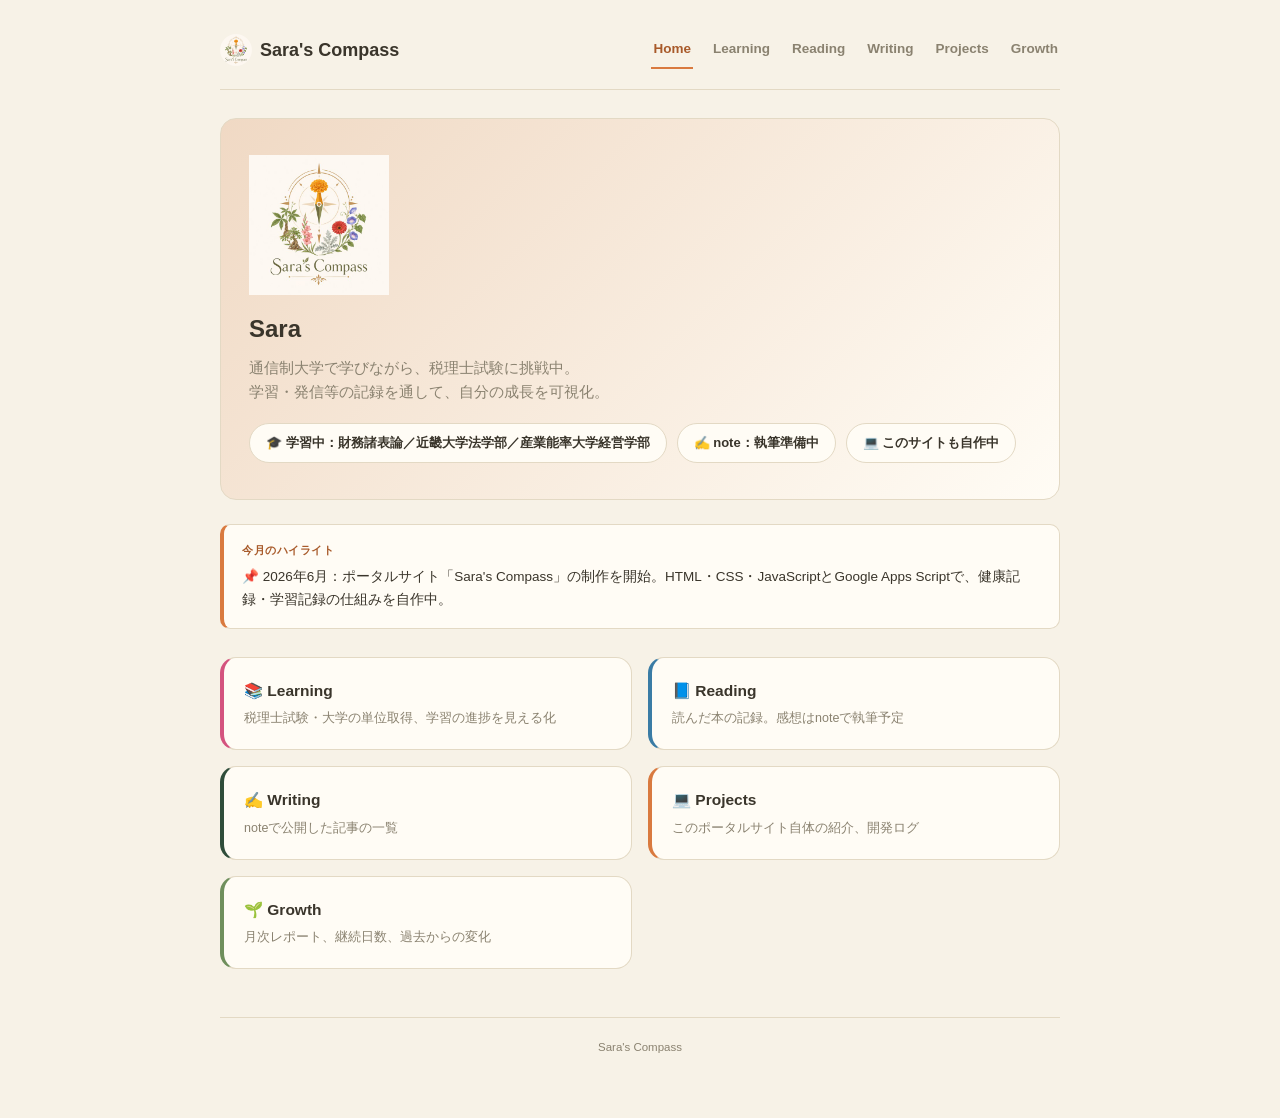
<file: index.html>
<!DOCTYPE html>
<html lang="ja">
<head>
<meta charset="UTF-8">
<meta name="viewport" content="width=device-width, initial-scale=1.0">
<title>Sara's Compass</title>
<link rel="stylesheet" href="style.css">
<style>
  body { --page-accent: var(--accent-top); --page-accent-soft: var(--accent-top-soft); --page-accent-dark: var(--accent-top-dark); }

  .hero-banner {
    background: linear-gradient(135deg, var(--accent-top-soft), var(--base-bg-card));
    border-radius: var(--radius-lg);
    padding: 36px 28px;
    margin-bottom: 24px;
    border: 1px solid var(--base-border);
  }
  .hero-banner .mark {
    width: 140px; height: 140px;
    margin-bottom: 14px;
  }
  .hero-banner .mark img {
    width: 100%; height: 100%;
    object-fit: contain;
  }
  .hero-banner h1 {
    margin: 0 0 6px;
    font-size: 24px;
    font-weight: 800;
  }
  .hero-banner .intro {
    margin: 0 0 18px;
    font-size: 14.5px;
    color: var(--ink-soft);
    max-width: 480px;
  }
  .stat-row {
    display: flex;
    gap: 10px;
    flex-wrap: wrap;
  }
  .stat-pill {
    background: var(--base-bg-card);
    border: 1px solid var(--base-border);
    border-radius: 999px;
    padding: 8px 16px;
    font-size: 13px;
    font-weight: 700;
    display: flex;
    align-items: center;
    gap: 6px;
  }

  .highlight-box {
    background: var(--base-bg-card);
    border: 1px solid var(--base-border);
    border-left: 4px solid var(--accent-top);
    border-radius: var(--radius-md);
    padding: 16px 18px;
    margin-bottom: 28px;
    font-size: 13.5px;
  }
  .highlight-box .hb-label {
    font-size: 11px;
    font-weight: 800;
    color: var(--accent-top-dark);
    letter-spacing: 0.05em;
    margin-bottom: 6px;
  }
</style>
</head>
<body>
<div class="page">

  <header class="site-header">
    <a href="index.html" class="logo"><img src="images/logo-icon.png" alt="">Sara's Compass</a>
    <nav>
      <a href="index.html" class="active">Home</a>
      <a href="learning.html">Learning</a>
      <a href="reading.html">Reading</a>
      <a href="writing.html">Writing</a>
      <a href="projects.html">Projects</a>
      <a href="growth.html">Growth</a>
    </nav>
  </header>

  <div class="hero-banner">
    <div class="mark">
      <img src="images/logo-hero.jpg" alt="Sara's Compass ロゴ">
    </div>
    <h1>Sara</h1>
    <p class="intro">通信制大学で学びながら、税理士試験に挑戦中。<br>学習・発信等の記録を通して、自分の成長を可視化。</p>
    <div class="stat-row">
      <div class="stat-pill">🎓 学習中：財務諸表論／近畿大学法学部／産業能率大学経営学部</div>
      <div class="stat-pill">✍️ note：執筆準備中</div>
      <div class="stat-pill">💻 このサイトも自作中</div>
    </div>
  </div>

  <div class="highlight-box">
    <div class="hb-label">今月のハイライト</div>
    📌 2026年6月：ポータルサイト「Sara's Compass」の制作を開始。HTML・CSS・JavaScriptとGoogle Apps Scriptで、健康記録・学習記録の仕組みを自作中。
  </div>

  <div class="nav-grid">
    <a href="learning.html" class="nav-card" style="--card-accent: var(--accent-study);">
      <div class="nc-title">📚 Learning</div>
      <div class="nc-desc">税理士試験・大学の単位取得、学習の進捗を見える化</div>
    </a>
    <a href="reading.html" class="nav-card" style="--card-accent: var(--accent-reading);">
      <div class="nc-title">📘 Reading</div>
      <div class="nc-desc">読んだ本の記録。感想はnoteで執筆予定</div>
    </a>
    <a href="writing.html" class="nav-card" style="--card-accent: var(--accent-blog);">
      <div class="nc-title">✍️ Writing</div>
      <div class="nc-desc">noteで公開した記事の一覧</div>
    </a>
    <a href="projects.html" class="nav-card" style="--card-accent: var(--accent-top);">
      <div class="nc-title">💻 Projects</div>
      <div class="nc-desc">このポータルサイト自体の紹介、開発ログ</div>
    </a>
    <a href="growth.html" class="nav-card" style="--card-accent: var(--accent-health);">
      <div class="nc-title">🌱 Growth</div>
      <div class="nc-desc">月次レポート、継続日数、過去からの変化</div>
    </a>
  </div>

  <footer class="site-footer">
    Sara's Compass
  </footer>

</div>
<script src="secret.js"></script>
</body>
</html>
</file>
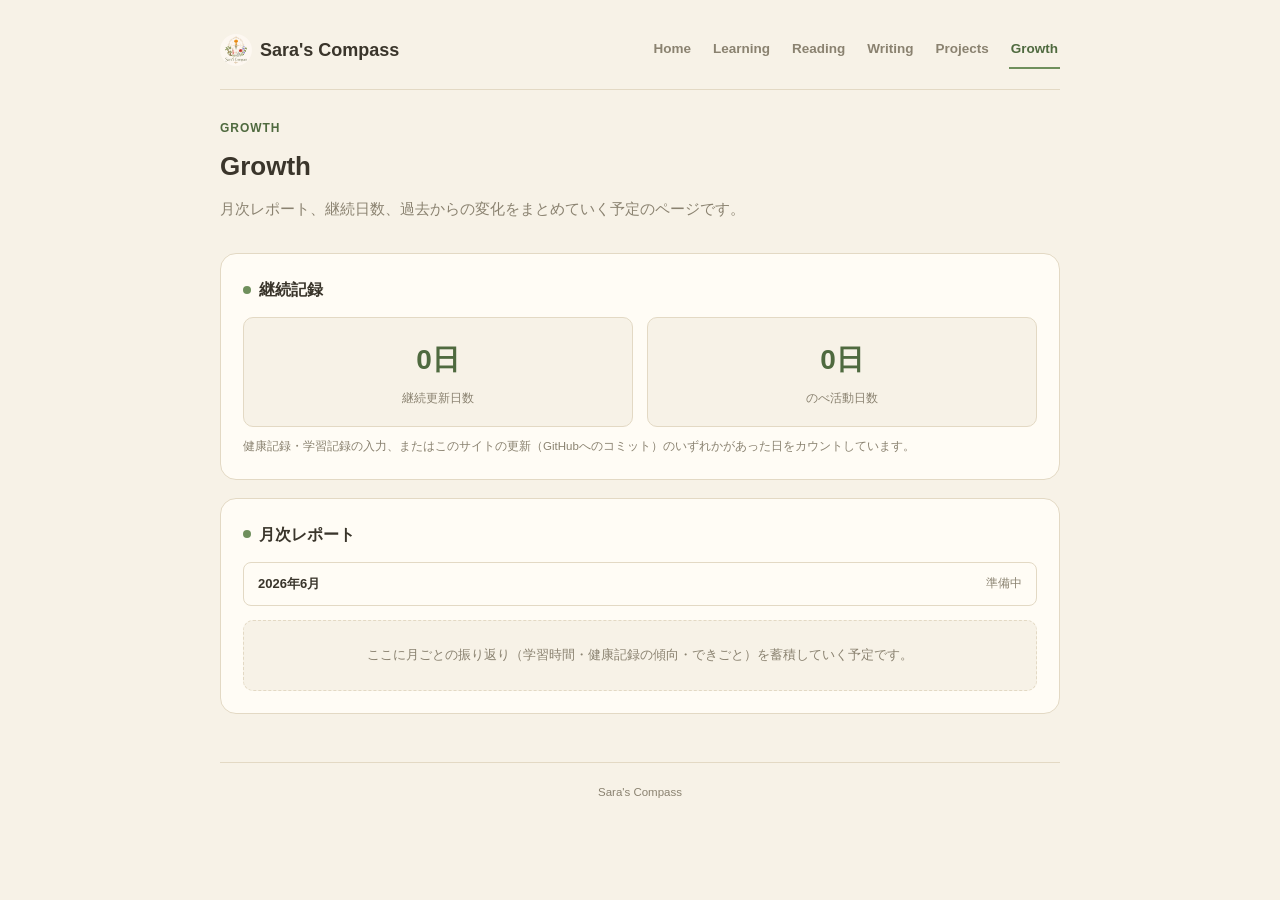
<file: growth.html>
<!DOCTYPE html>
<html lang="ja">
<head>
<meta charset="UTF-8">
<meta name="viewport" content="width=device-width, initial-scale=1.0">
<title>Growth | Sara's Compass</title>
<link rel="stylesheet" href="style.css">
<style>
  body { --page-accent: var(--accent-health); --page-accent-soft: var(--accent-health-soft); --page-accent-dark: var(--accent-health-dark); }

  .streak-grid { display: grid; grid-template-columns: repeat(2, 1fr); gap: 14px; }
  @media (max-width: 600px) { .streak-grid { grid-template-columns: 1fr; } }

  .streak-card {
    background: var(--base-bg);
    border: 1px solid var(--base-border);
    border-radius: var(--radius-md);
    padding: 18px;
    text-align: center;
  }
  .streak-card .s-num { font-size: 28px; font-weight: 800; color: var(--page-accent-dark); }
  .streak-card .s-label { font-size: 12px; color: var(--ink-soft); margin-top: 4px; }

  .placeholder-note {
    text-align: center;
    padding: 24px;
    font-size: 12.5px;
    color: var(--ink-soft);
    background: var(--base-bg);
    border: 1px dashed var(--base-border);
    border-radius: var(--radius-md);
  }

  .month-list { display: flex; flex-direction: column; gap: 10px; }
  .month-row {
    display: flex; justify-content: space-between; align-items: center;
    border: 1px solid var(--base-border); border-radius: 8px;
    padding: 10px 14px; font-size: 13px;
  }
  .month-row .m-name { font-weight: 700; }
  .month-row .m-status { font-size: 11.5px; color: var(--ink-soft); }
</style>
</head>
<body>
<div class="page">

  <header class="site-header">
    <a href="index.html" class="logo"><img src="images/logo-icon.png" alt="">Sara's Compass</a>
    <nav>
      <a href="index.html">Home</a>
      <a href="learning.html">Learning</a>
      <a href="reading.html">Reading</a>
      <a href="writing.html">Writing</a>
      <a href="projects.html">Projects</a>
      <a href="growth.html" class="active">Growth</a>
    </nav>
  </header>

  <div class="page-hero">
    <div class="eyebrow">GROWTH</div>
    <h1>Growth</h1>
    <p>月次レポート、継続日数、過去からの変化をまとめていく予定のページです。</p>
  </div>

  <div class="card">
    <h2>継続記録</h2>
    <div class="streak-grid">
      <div class="streak-card">
        <div class="s-num" id="streak-days">—</div>
        <div class="s-label">継続更新日数</div>
      </div>
      <div class="streak-card">
        <div class="s-num" id="total-days">—</div>
        <div class="s-label">のべ活動日数</div>
      </div>
    </div>
    <p style="font-size:11.5px; color:var(--ink-soft); margin-top:10px; margin-bottom:0;">
      健康記録・学習記録の入力、またはこのサイトの更新（GitHubへのコミット）のいずれかがあった日をカウントしています。
    </p>
  </div>

  <div class="card">
    <h2>月次レポート</h2>
    <div class="month-list">
      <div class="month-row">
        <span class="m-name">2026年6月</span>
        <span class="m-status">準備中</span>
      </div>
    </div>
    <div class="placeholder-note" style="margin-top:14px;">
      ここに月ごとの振り返り（学習時間・健康記録の傾向・できごと）を蓄積していく予定です。
    </div>
  </div>

  <footer class="site-footer">
    Sara's Compass
  </footer>

</div>

<script>
  const HEALTH_GAS_URL = 'https://script.google.com/macros/s/AKfycbxcG5koxkbuJ7c44aPmVAe-jpXJXW8dsl4aot_tIniA7-Nc7GJm3r-AOQHyXrndb4Mv/exec';
  const STUDY_GAS_URL = 'https://script.google.com/macros/s/AKfycbwaZx_bNjdmJnyV2wSdmSrdyR-SYGlVUEMKDazAEW4oGb7INTFfntMZIomzItU-MBJvTQ/exec';
  const GITHUB_API_URL = 'https://api.github.com/repos/sara-otsubo/sara-otsubo.github.io/commits?per_page=100';

  function toDateStr(d) {
    // タイムゾーンに関わらず "YYYY-MM-DD" の日付文字列に正規化
    const dt = new Date(d);
    const tz = dt.getTimezoneOffset() * 60000;
    return new Date(dt - tz).toISOString().slice(0, 10);
  }

  async function fetchHealthDates() {
    try {
      const res = await fetch(HEALTH_GAS_URL);
      const rows = await res.json();
      return rows.map(r => String(r.date).slice(0, 10)).filter(Boolean);
    } catch (e) { return []; }
  }

  async function fetchStudyDates() {
    try {
      const res = await fetch(STUDY_GAS_URL + '?type=log');
      const rows = await res.json();
      return rows.map(r => String(r.date).slice(0, 10)).filter(Boolean);
    } catch (e) { return []; }
  }

  async function fetchCommitDates() {
    try {
      const res = await fetch(GITHUB_API_URL);
      const commits = await res.json();
      if (!Array.isArray(commits)) return [];
      return commits.map(c => toDateStr(c.commit.author.date));
    } catch (e) { return []; }
  }

  function calcStreak(dateSet) {
    let streak = 0;
    let cursor = new Date();
    while (true) {
      const ds = toDateStr(cursor);
      if (dateSet.has(ds)) {
        streak++;
        cursor.setDate(cursor.getDate() - 1);
      } else {
        break;
      }
    }
    return streak;
  }

  async function loadStreak() {
    const [healthDates, studyDates, commitDates] = await Promise.all([
      fetchHealthDates(), fetchStudyDates(), fetchCommitDates()
    ]);
    const allDates = new Set([...healthDates, ...studyDates, ...commitDates]);

    const streak = calcStreak(allDates);
    document.getElementById('streak-days').textContent = streak + '日';
    document.getElementById('total-days').textContent = allDates.size + '日';
  }

  loadStreak();
</script>
<script src="secret.js"></script>
</body>
</html>
</file>
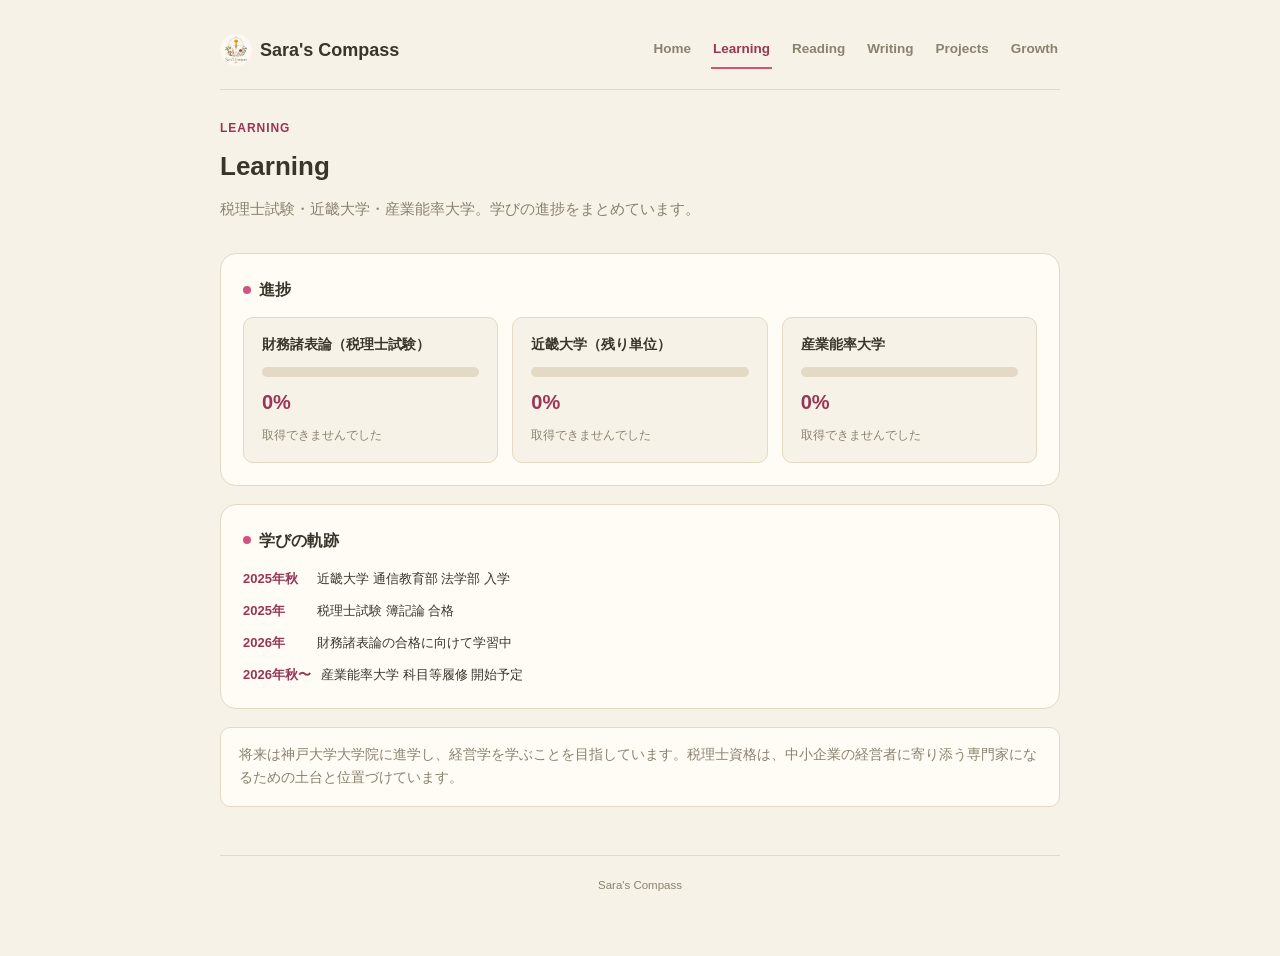
<file: learning.html>
<!DOCTYPE html>
<html lang="ja">
<head>
<meta charset="UTF-8">
<meta name="viewport" content="width=device-width, initial-scale=1.0">
<title>Learning | Sara's Compass</title>
<link rel="stylesheet" href="style.css">
<style>
  body { --page-accent: var(--accent-study); --page-accent-soft: var(--accent-study-soft); --page-accent-dark: var(--accent-study-dark); }

  .progress-grid { display: grid; grid-template-columns: repeat(3, 1fr); gap: 14px; }
  @media (max-width: 700px) { .progress-grid { grid-template-columns: 1fr; } }

  .progress-card { background: var(--base-bg); border: 1px solid var(--base-border); border-radius: var(--radius-md); padding: 16px 18px; }
  .progress-card .pc-title { font-size: 13.5px; font-weight: 800; margin-bottom: 10px; }
  .progress-bar-track { width: 100%; height: 10px; background: var(--base-border); border-radius: 999px; overflow: hidden; margin-bottom: 8px; }
  .progress-bar-fill { height: 100%; background: var(--page-accent); border-radius: 999px; transition: width .3s; }
  .pc-percent { font-size: 20px; font-weight: 800; color: var(--page-accent-dark); }
  .pc-memo { font-size: 12px; color: var(--ink-soft); margin-top: 6px; min-height: 16px; }

  .about-box {
    background: var(--base-bg-card);
    border: 1px solid var(--base-border);
    border-radius: var(--radius-md);
    padding: 16px 18px;
    font-size: 13.5px;
    color: var(--ink-soft);
  }
  .timeline-list { display: flex; flex-direction: column; gap: 10px; }
  .timeline-item { display: flex; gap: 10px; align-items: baseline; font-size: 13px; }
  .timeline-item .t-date { font-weight: 800; color: var(--page-accent-dark); min-width: 64px; }
</style>
</head>
<body>
<div class="page">

  <header class="site-header">
    <a href="index.html" class="logo"><img src="images/logo-icon.png" alt="">Sara's Compass</a>
    <nav>
      <a href="index.html">Home</a>
      <a href="learning.html" class="active">Learning</a>
      <a href="reading.html">Reading</a>
      <a href="writing.html">Writing</a>
      <a href="projects.html">Projects</a>
      <a href="growth.html">Growth</a>
    </nav>
  </header>

  <div class="page-hero">
    <div class="eyebrow">LEARNING</div>
    <h1>Learning</h1>
    <p>税理士試験・近畿大学・産業能率大学。学びの進捗をまとめています。</p>
  </div>

  <div class="card">
    <h2>進捗</h2>
    <div class="progress-grid" id="progress-grid">
      <div class="progress-card" data-target="財表受験">
        <div class="pc-title">財務諸表論（税理士試験）</div>
        <div class="progress-bar-track"><div class="progress-bar-fill" style="width:0%"></div></div>
        <div class="pc-percent">0%</div>
        <div class="pc-memo">読み込み中…</div>
      </div>
      <div class="progress-card" data-target="近大残り単位">
        <div class="pc-title">近畿大学（残り単位）</div>
        <div class="progress-bar-track"><div class="progress-bar-fill" style="width:0%"></div></div>
        <div class="pc-percent">0%</div>
        <div class="pc-memo">読み込み中…</div>
      </div>
      <div class="progress-card" data-target="産能大">
        <div class="pc-title">産業能率大学</div>
        <div class="progress-bar-track"><div class="progress-bar-fill" style="width:0%"></div></div>
        <div class="pc-percent">0%</div>
        <div class="pc-memo">読み込み中…</div>
      </div>
    </div>
  </div>

  <div class="card">
    <h2>学びの軌跡</h2>
    <div class="timeline-list">
      <div class="timeline-item">
        <span class="t-date">2025年秋</span>
        <span>近畿大学 通信教育部 法学部 入学</span>
      </div>
      <div class="timeline-item">
        <span class="t-date">2025年</span>
        <span>税理士試験 簿記論 合格</span>
      </div>
      <div class="timeline-item">
        <span class="t-date">2026年</span>
        <span>財務諸表論の合格に向けて学習中</span>
      </div>
      <div class="timeline-item">
        <span class="t-date">2026年秋〜</span>
        <span>産業能率大学 科目等履修 開始予定</span>
      </div>
    </div>
  </div>

  <div class="about-box">
    将来は神戸大学大学院に進学し、経営学を学ぶことを目指しています。税理士資格は、中小企業の経営者に寄り添う専門家になるための土台と位置づけています。
  </div>

  <footer class="site-footer">
    Sara's Compass
  </footer>

</div>

<script>
  const GAS_URL = 'https://script.google.com/macros/s/AKfycbwaZx_bNjdmJnyV2wSdmSrdyR-SYGlVUEMKDazAEW4oGb7INTFfntMZIomzItU-MBJvTQ/exec';

  async function loadProgress() {
    try {
      const res = await fetch(GAS_URL + '?type=progress');
      const rows = await res.json();
      document.querySelectorAll('.progress-card').forEach(card => {
        const target = card.dataset.target;
        const row = rows.find(r => r.target === target);
        const pct = row ? Number(row.progress_percent) : 0;
        card.querySelector('.progress-bar-fill').style.width = Math.max(0, Math.min(100, pct)) + '%';
        card.querySelector('.pc-percent').textContent = pct + '%';
        card.querySelector('.pc-memo').textContent = row && row.memo ? row.memo : 'まだ記録なし';
      });
    } catch (err) {
      document.querySelectorAll('.pc-memo').forEach(el => el.textContent = '取得できませんでした');
    }
  }

  loadProgress();
</script>
<script src="secret.js"></script>
</body>
</html>
</file>
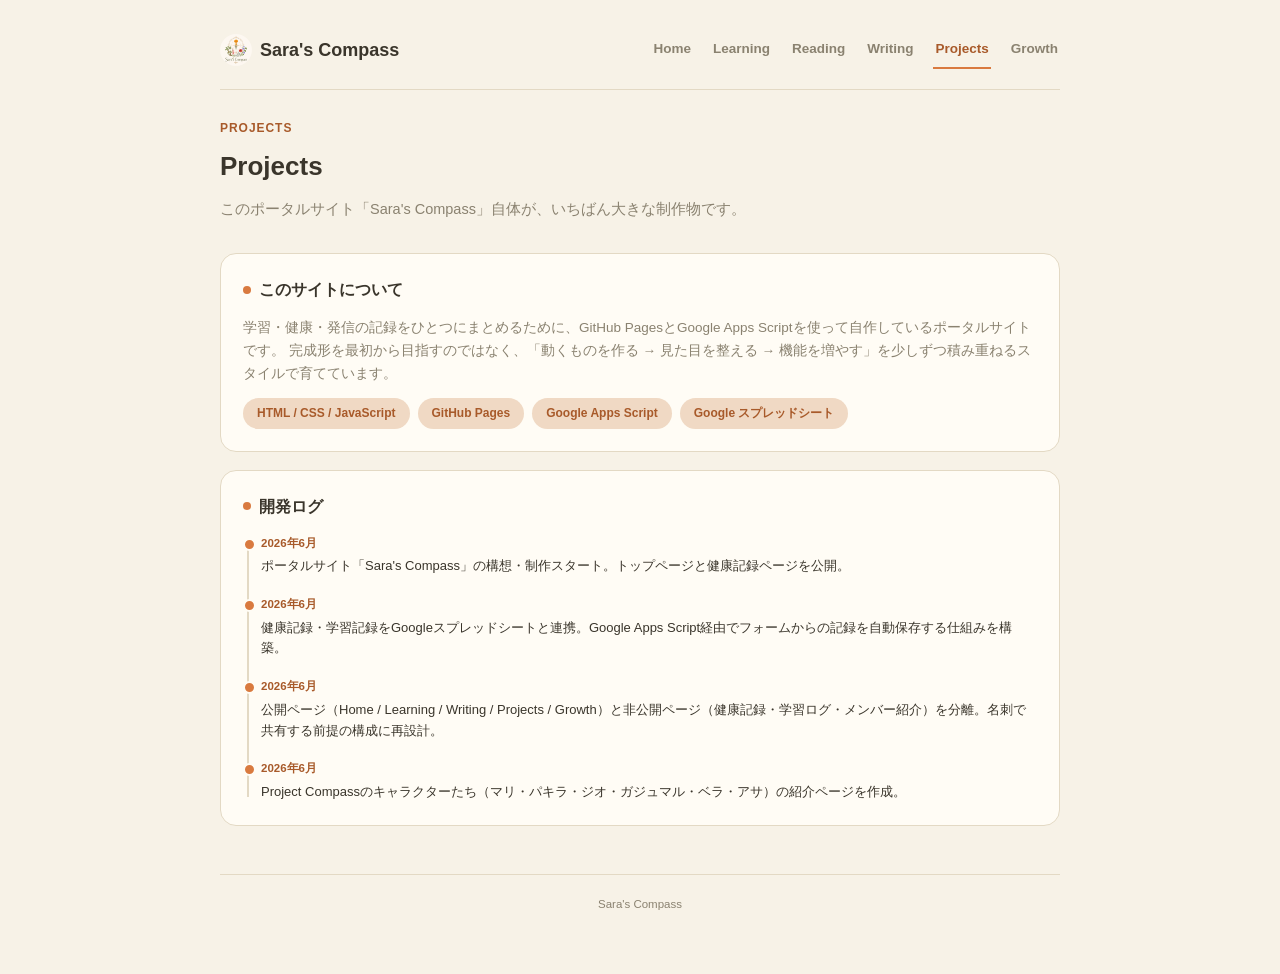
<file: projects.html>
<!DOCTYPE html>
<html lang="ja">
<head>
<meta charset="UTF-8">
<meta name="viewport" content="width=device-width, initial-scale=1.0">
<title>Projects | Sara's Compass</title>
<link rel="stylesheet" href="style.css">
<style>
  body { --page-accent: var(--accent-top); --page-accent-soft: var(--accent-top-soft); --page-accent-dark: var(--accent-top-dark); }

  .tech-row { display: flex; flex-wrap: wrap; gap: 8px; margin-top: 12px; }
  .tech-pill {
    background: var(--page-accent-soft);
    color: var(--page-accent-dark);
    border-radius: 999px;
    padding: 5px 14px;
    font-size: 12px;
    font-weight: 700;
  }

  .log-timeline { position: relative; padding-left: 18px; }
  .log-timeline::before {
    content: '';
    position: absolute;
    left: 4px; top: 6px; bottom: 6px;
    width: 2px;
    background: var(--base-border);
  }
  .log-item { position: relative; padding-bottom: 18px; }
  .log-item:last-child { padding-bottom: 0; }
  .log-item::before {
    content: '';
    position: absolute;
    left: -18px; top: 4px;
    width: 9px; height: 9px;
    border-radius: 50%;
    background: var(--page-accent);
    border: 2px solid var(--base-bg-card);
  }
  .log-item .l-date { font-size: 11.5px; font-weight: 800; color: var(--page-accent-dark); margin-bottom: 3px; }
  .log-item .l-desc { font-size: 13px; color: var(--ink); line-height: 1.6; }
</style>
</head>
<body>
<div class="page">

  <header class="site-header">
    <a href="index.html" class="logo"><img src="images/logo-icon.png" alt="">Sara's Compass</a>
    <nav>
      <a href="index.html">Home</a>
      <a href="learning.html">Learning</a>
      <a href="reading.html">Reading</a>
      <a href="writing.html">Writing</a>
      <a href="projects.html" class="active">Projects</a>
      <a href="growth.html">Growth</a>
    </nav>
  </header>

  <div class="page-hero">
    <div class="eyebrow">PROJECTS</div>
    <h1>Projects</h1>
    <p>このポータルサイト「Sara's Compass」自体が、いちばん大きな制作物です。</p>
  </div>

  <div class="card">
    <h2>このサイトについて</h2>
    <p style="font-size:13.5px; color:var(--ink-soft); margin:0 0 4px;">
      学習・健康・発信の記録をひとつにまとめるために、GitHub PagesとGoogle Apps Scriptを使って自作しているポータルサイトです。
      完成形を最初から目指すのではなく、「動くものを作る → 見た目を整える → 機能を増やす」を少しずつ積み重ねるスタイルで育てています。
    </p>
    <div class="tech-row">
      <span class="tech-pill">HTML / CSS / JavaScript</span>
      <span class="tech-pill">GitHub Pages</span>
      <span class="tech-pill">Google Apps Script</span>
      <span class="tech-pill">Google スプレッドシート</span>
    </div>
  </div>

  <div class="card">
    <h2>開発ログ</h2>
    <div class="log-timeline">
      <div class="log-item">
        <div class="l-date">2026年6月</div>
        <div class="l-desc">ポータルサイト「Sara's Compass」の構想・制作スタート。トップページと健康記録ページを公開。</div>
      </div>
      <div class="log-item">
        <div class="l-date">2026年6月</div>
        <div class="l-desc">健康記録・学習記録をGoogleスプレッドシートと連携。Google Apps Script経由でフォームからの記録を自動保存する仕組みを構築。</div>
      </div>
      <div class="log-item">
        <div class="l-date">2026年6月</div>
        <div class="l-desc">公開ページ（Home / Learning / Writing / Projects / Growth）と非公開ページ（健康記録・学習ログ・メンバー紹介）を分離。名刺で共有する前提の構成に再設計。</div>
      </div>
      <div class="log-item">
        <div class="l-date">2026年6月</div>
        <div class="l-desc">Project Compassのキャラクターたち（マリ・パキラ・ジオ・ガジュマル・ベラ・アサ）の紹介ページを作成。</div>
      </div>
    </div>
  </div>

  <footer class="site-footer">
    Sara's Compass
  </footer>

</div>
<script src="secret.js"></script>
</body>
</html>
</file>
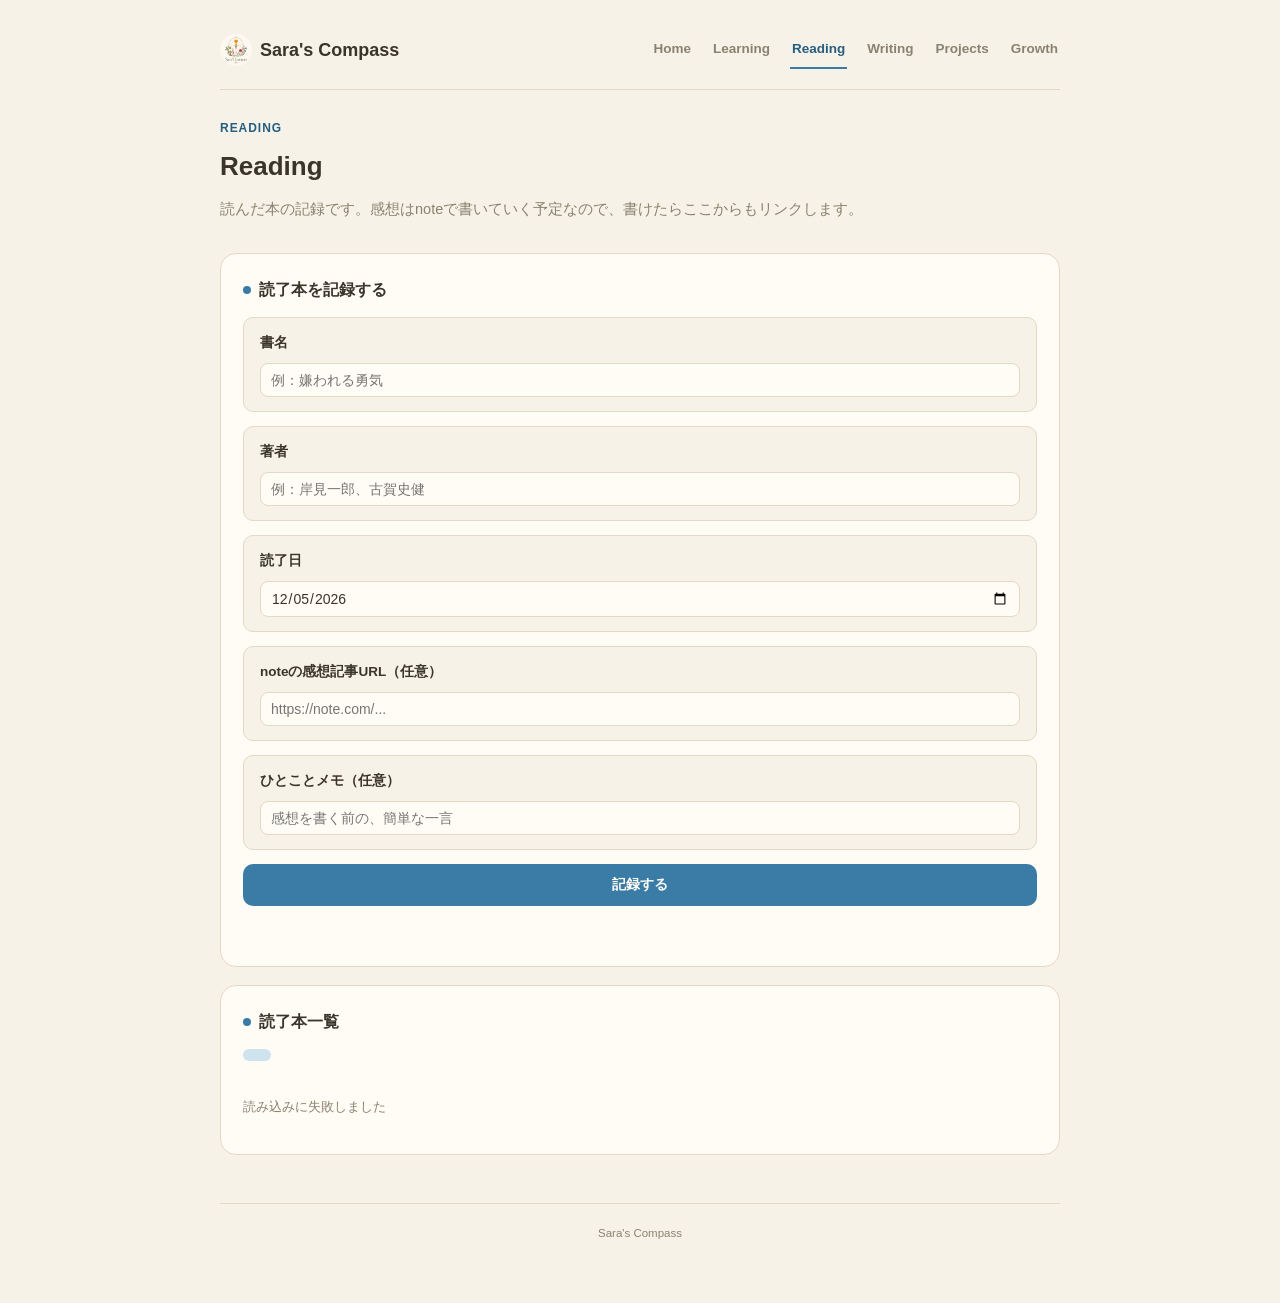
<file: reading.html>
<!DOCTYPE html>
<html lang="ja">
<head>
<meta charset="UTF-8">
<meta name="viewport" content="width=device-width, initial-scale=1.0">
<title>Reading | Sara's Compass</title>
<link rel="stylesheet" href="style.css">
<style>
  body { --page-accent: var(--accent-reading); --page-accent-soft: var(--accent-reading-soft); --page-accent-dark: var(--accent-reading-dark); }

  .book-list { display: flex; flex-direction: column; gap: 12px; }
  .book-card {
    background: var(--base-bg-card);
    border: 1px solid var(--base-border);
    border-radius: var(--radius-md);
    padding: 16px 18px;
  }
  .book-card .b-title { font-size: 14.5px; font-weight: 800; margin-bottom: 3px; }
  .book-card .b-author { font-size: 12px; color: var(--ink-soft); margin-bottom: 8px; }
  .book-card .b-meta { display: flex; align-items: center; gap: 10px; flex-wrap: wrap; }
  .book-card .b-date {
    font-size: 11px; color: var(--ink-soft); background: var(--base-bg);
    border-radius: 999px; padding: 3px 10px;
  }
  .book-card .b-memo { font-size: 12.5px; color: var(--ink); margin-top: 8px; line-height: 1.6; }
  .book-card .b-note-link {
    display: inline-flex; align-items: center; gap: 5px;
    font-size: 12px; font-weight: 700; color: var(--accent-blog-dark);
    background: var(--accent-blog-soft);
    border-radius: 999px; padding: 4px 12px;
    text-decoration: none;
  }
  .book-card .b-note-pending {
    display: inline-flex; align-items: center; gap: 5px;
    font-size: 11.5px; color: var(--ink-soft);
    border-radius: 999px; padding: 4px 12px;
    background: var(--base-bg);
  }
  #book-list .loading { font-size: 13px; color: var(--ink-soft); }
  .summary-pill {
    display: inline-flex; align-items: center; gap: 6px;
    background: var(--page-accent-soft); color: var(--page-accent-dark);
    border-radius: 999px; padding: 6px 14px; font-size: 13px; font-weight: 700;
    margin-bottom: 14px;
  }

  .form-grid { display: flex; flex-direction: column; gap: 14px; }
  .field-block { background: var(--base-bg); border: 1px solid var(--base-border); border-radius: var(--radius-md); padding: 14px 16px; }
  .field-block label.title { display: block; font-size: 13.5px; font-weight: 700; margin-bottom: 8px; }

  input[type="text"], input[type="date"], input[type="url"] {
    width: 100%;
    border: 1px solid var(--base-border);
    border-radius: 8px;
    padding: 8px 10px;
    font-size: 14px;
    font-family: inherit;
    background: var(--base-bg-card);
    color: var(--ink);
  }

  .submit-btn {
    width: 100%;
    background: var(--page-accent);
    color: #fffdf8;
    border: none;
    border-radius: 10px;
    padding: 12px;
    font-size: 14px;
    font-weight: 800;
    cursor: pointer;
    font-family: inherit;
  }
  .submit-btn:disabled { opacity: 0.6; cursor: default; }

  #form-status { font-size: 12.5px; margin-top: 8px; min-height: 16px; }
  #form-status.ok { color: var(--accent-reading-dark); }
  #form-status.err { color: #a32d2d; }
</style>
</head>
<body>
<div class="page">

  <header class="site-header">
    <a href="index.html" class="logo"><img src="images/logo-icon.png" alt="">Sara's Compass</a>
    <nav>
      <a href="index.html">Home</a>
      <a href="learning.html">Learning</a>
      <a href="reading.html" class="active">Reading</a>
      <a href="writing.html">Writing</a>
      <a href="projects.html">Projects</a>
      <a href="growth.html">Growth</a>
    </nav>
  </header>

  <div class="page-hero">
    <div class="eyebrow">READING</div>
    <h1>Reading</h1>
    <p>読んだ本の記録です。感想はnoteで書いていく予定なので、書けたらここからもリンクします。</p>
  </div>

  <div class="card">
    <h2>読了本を記録する</h2>
    <form id="book-form" class="form-grid">
      <div class="field-block">
        <label class="title">書名</label>
        <input type="text" id="book-title" placeholder="例：嫌われる勇気" required>
      </div>
      <div class="field-block">
        <label class="title">著者</label>
        <input type="text" id="book-author" placeholder="例：岸見一郎、古賀史健">
      </div>
      <div class="field-block">
        <label class="title">読了日</label>
        <input type="date" id="book-date">
      </div>
      <div class="field-block">
        <label class="title">noteの感想記事URL（任意）</label>
        <input type="url" id="book-note-url" placeholder="https://note.com/...">
      </div>
      <div class="field-block">
        <label class="title">ひとことメモ（任意）</label>
        <input type="text" id="book-memo" placeholder="感想を書く前の、簡単な一言">
      </div>
      <button type="submit" class="submit-btn" id="book-submit-btn">記録する</button>
      <div id="form-status"></div>
    </form>
  </div>

  <div class="card">
    <h2>読了本一覧</h2>
    <div class="summary-pill" id="book-count">読み込み中…</div>
    <div class="book-list" id="book-list"><p class="loading">読み込み中…</p></div>
  </div>

  <footer class="site-footer">
    Sara's Compass
  </footer>

</div>

<script>
  const GAS_URL = 'https://script.google.com/macros/s/AKfycbw7wwZ0zwtAm_WSEmJzI6shAWQ2LgsBXsgZRbLMW2VP_e-YfiKo59uYNXnc6YZJSggtAQ/exec';

  function dateLabel(d) {
    if (!d) return '';
    const md = new Date(String(d).slice(0, 10) + 'T00:00:00');
    if (isNaN(md.getTime())) return String(d);
    return md.getFullYear() + '/' + (md.getMonth() + 1) + '/' + md.getDate();
  }

  function escapeHtml(str) {
    const div = document.createElement('div');
    div.textContent = str;
    return div.innerHTML;
  }

  function todayStr() {
    const d = new Date();
    const tz = d.getTimezoneOffset() * 60000;
    return new Date(d - tz).toISOString().slice(0, 10);
  }
  document.getElementById('book-date').value = todayStr();

  document.getElementById('book-form').addEventListener('submit', async function (e) {
    e.preventDefault();
    const btn = document.getElementById('book-submit-btn');
    const statusEl = document.getElementById('form-status');
    btn.disabled = true;
    statusEl.textContent = '送信中…';
    statusEl.className = '';

    const params = new URLSearchParams({
      title: document.getElementById('book-title').value || '',
      author: document.getElementById('book-author').value || '',
      finished_date: document.getElementById('book-date').value || '',
      note_url: document.getElementById('book-note-url').value || '',
      memo: document.getElementById('book-memo').value || ''
    });

    try {
      await fetch(GAS_URL, { method: 'POST', body: params });
      statusEl.textContent = '記録しました';
      statusEl.className = 'ok';
      document.getElementById('book-form').reset();
      document.getElementById('book-date').value = todayStr();
      loadBooks();
    } catch (err) {
      statusEl.textContent = '記録に失敗しました。もう一度試してね';
      statusEl.className = 'err';
    } finally {
      btn.disabled = false;
    }
  });

  async function loadBooks() {
    const listEl = document.getElementById('book-list');
    const countEl = document.getElementById('book-count');
    try {
      const res = await fetch(GAS_URL);
      const rows = await res.json();
      if (!rows || rows.length === 0) {
        listEl.innerHTML = '<p class="loading">まだ記録がありません</p>';
        countEl.textContent = '📚 読了 0冊';
        return;
      }
      const sorted = rows.slice().reverse();
      countEl.textContent = '📚 読了 ' + rows.length + '冊';
      listEl.innerHTML = sorted.map(b => {
        const noteHtml = b.note_url
          ? '<a href="' + escapeHtml(String(b.note_url)) + '" class="b-note-link" target="_blank" rel="noopener">✍️ noteで感想を読む</a>'
          : '<span class="b-note-pending">感想はnoteで執筆予定</span>';
        return '<div class="book-card">' +
          '<div class="b-title">' + escapeHtml(String(b.title || '')) + '</div>' +
          '<div class="b-author">' + escapeHtml(String(b.author || '')) + '</div>' +
          '<div class="b-meta">' +
            (b.finished_date ? '<span class="b-date">読了：' + dateLabel(b.finished_date) + '</span>' : '') +
            noteHtml +
          '</div>' +
          (b.memo ? '<div class="b-memo">' + escapeHtml(String(b.memo)) + '</div>' : '') +
          '</div>';
      }).join('');
    } catch (err) {
      listEl.innerHTML = '<p class="loading">読み込みに失敗しました</p>';
      countEl.textContent = '';
    }
  }

  loadBooks();
</script>
<script src="secret.js"></script>
</body>
</html>
</file>
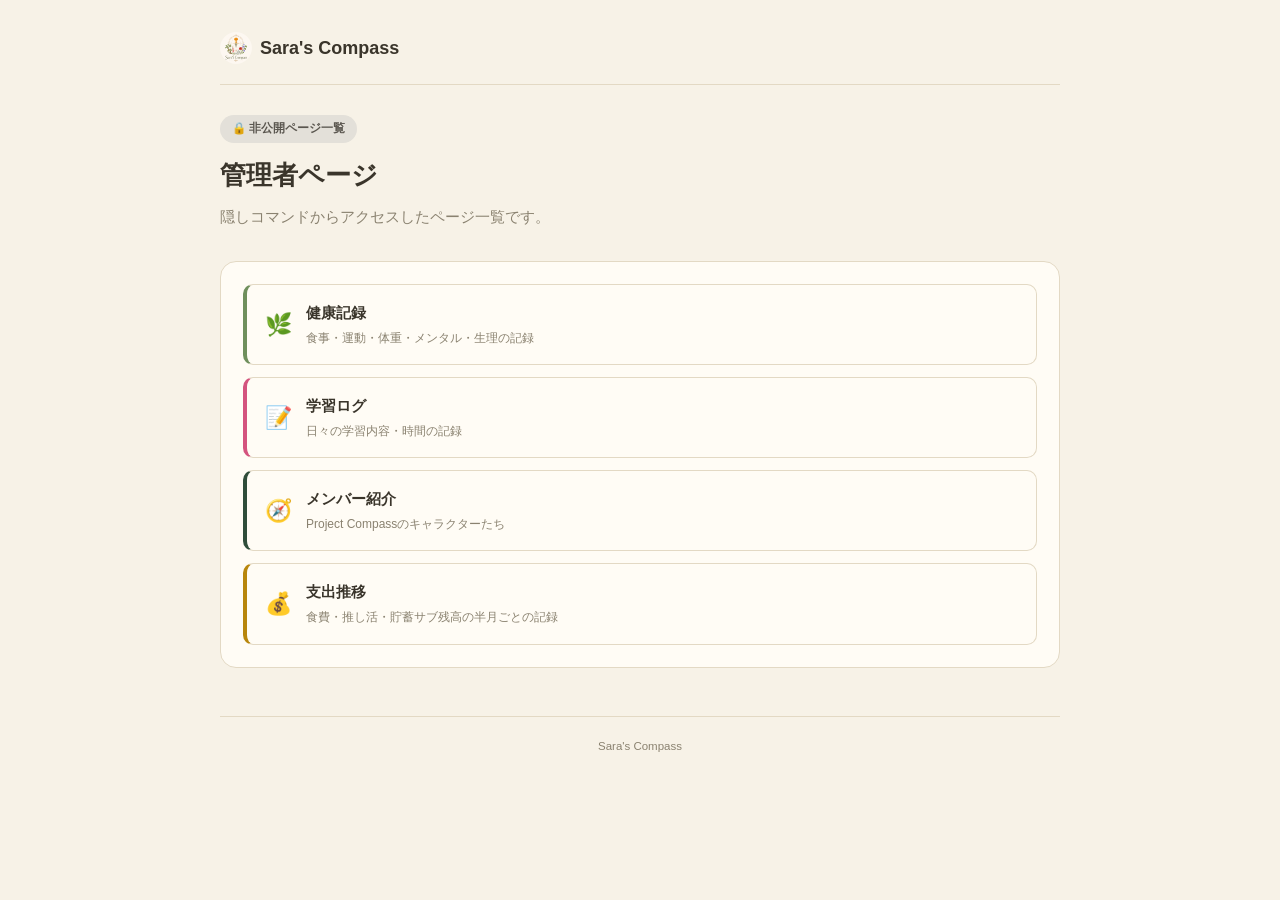
<file: sara-admin-9c51f874.html>
<!DOCTYPE html>
<html lang="ja">
<head>
<meta charset="UTF-8">
<meta name="viewport" content="width=device-width, initial-scale=1.0">
<title>非公開ページ一覧 | Sara's Compass</title>
<meta name="robots" content="noindex, nofollow">
<link rel="stylesheet" href="style.css">
<style>
  body { --page-accent: var(--accent-other); --page-accent-soft: var(--accent-other-soft); --page-accent-dark: var(--accent-other-dark); }

  .private-badge {
    display: inline-flex;
    align-items: center;
    gap: 6px;
    background: var(--accent-other-soft);
    color: var(--accent-other-dark);
    border-radius: 999px;
    padding: 4px 12px;
    font-size: 11.5px;
    font-weight: 800;
    margin-bottom: 10px;
  }

  .admin-list { display: flex; flex-direction: column; gap: 12px; }
  .admin-link {
    display: flex;
    align-items: center;
    gap: 14px;
    background: var(--base-bg-card);
    border: 1px solid var(--base-border);
    border-radius: var(--radius-md);
    padding: 16px 18px;
    text-decoration: none;
    color: var(--ink);
    border-left: 4px solid var(--al-color, var(--page-accent));
    transition: transform .15s;
  }
  .admin-link:hover { transform: translateX(3px); }
  .admin-link .al-icon { font-size: 22px; }
  .admin-link .al-title { font-size: 14.5px; font-weight: 800; }
  .admin-link .al-desc { font-size: 12px; color: var(--ink-soft); margin-top: 2px; }
</style>
</head>
<body>
<div class="page">

  <header class="site-header">
    <a href="index.html" class="logo"><img src="images/logo-icon.png" alt="">Sara's Compass</a>
  </header>

  <div class="page-hero">
    <span class="private-badge">🔒 非公開ページ一覧</span>
    <h1>管理者ページ</h1>
    <p>隠しコマンドからアクセスしたページ一覧です。</p>
  </div>

  <div class="card">
    <div class="admin-list">
      <a href="sara-health-9c51f874.html" class="admin-link" style="--al-color: var(--accent-health);">
        <span class="al-icon">🌿</span>
        <div>
          <div class="al-title">健康記録</div>
          <div class="al-desc">食事・運動・体重・メンタル・生理の記録</div>
        </div>
      </a>
      <a href="sara-studylog-9c51f874.html" class="admin-link" style="--al-color: var(--accent-study);">
        <span class="al-icon">📝</span>
        <div>
          <div class="al-title">学習ログ</div>
          <div class="al-desc">日々の学習内容・時間の記録</div>
        </div>
      </a>
      <a href="sara-team-9c51f874.html" class="admin-link" style="--al-color: var(--accent-blog);">
        <span class="al-icon">🧭</span>
        <div>
          <div class="al-title">メンバー紹介</div>
          <div class="al-desc">Project Compassのキャラクターたち</div>
        </div>
      </a>
      <a href="sara-expense-9c51f874.html" class="admin-link" style="--al-color: var(--accent-expense);">
        <span class="al-icon">💰</span>
        <div>
          <div class="al-title">支出推移</div>
          <div class="al-desc">食費・推し活・貯蓄サブ残高の半月ごとの記録</div>
        </div>
      </a>
    </div>
  </div>

  <footer class="site-footer">
    Sara's Compass
  </footer>

</div>
</body>
</html>
</file>
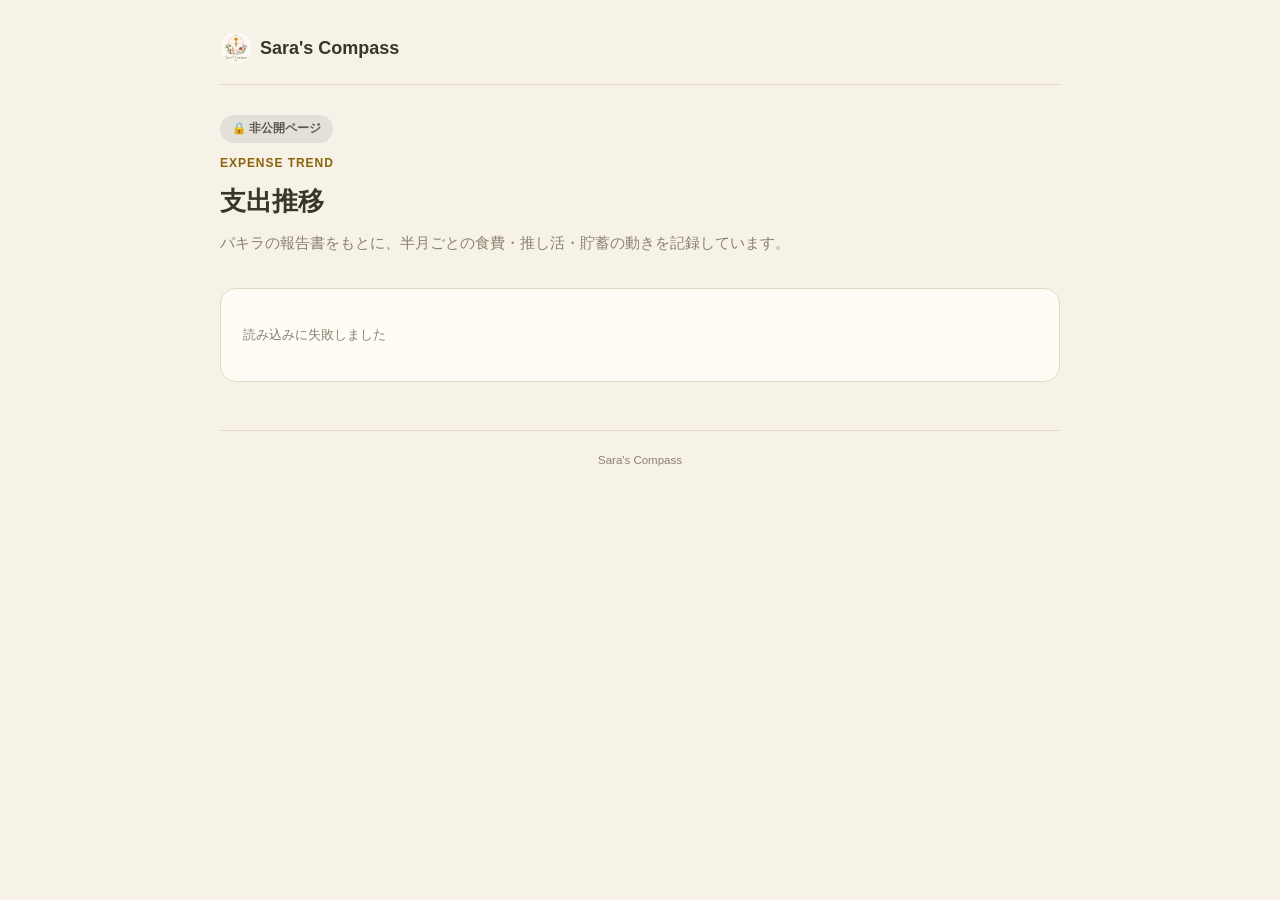
<file: sara-expense-9c51f874.html>
<!DOCTYPE html>
<html lang="ja">
<head>
<meta charset="UTF-8">
<meta name="viewport" content="width=device-width, initial-scale=1.0">
<title>支出推移（非公開） | Sara's Compass</title>
<meta name="robots" content="noindex, nofollow">
<link rel="stylesheet" href="style.css">
<style>
  body { --page-accent: var(--accent-expense); --page-accent-soft: var(--accent-expense-soft); --page-accent-dark: var(--accent-expense-dark); }

  .private-badge {
    display: inline-flex;
    align-items: center;
    gap: 6px;
    background: var(--accent-other-soft);
    color: var(--accent-other-dark);
    border-radius: 999px;
    padding: 4px 12px;
    font-size: 11.5px;
    font-weight: 800;
    margin-bottom: 10px;
  }

  .chart-wrap { width: 100%; overflow-x: auto; }
  svg.chart { width: 100%; height: auto; display: block; }

  .stat-grid { display: grid; grid-template-columns: repeat(3, 1fr); gap: 12px; margin-bottom: 4px; }
  @media (max-width: 600px) { .stat-grid { grid-template-columns: 1fr; } }
  .stat-card { background: var(--base-bg); border: 1px solid var(--base-border); border-radius: var(--radius-md); padding: 14px; text-align: center; }
  .stat-card .st-num { font-size: 18px; font-weight: 800; color: var(--page-accent-dark); }
  .stat-card .st-label { font-size: 11px; color: var(--ink-soft); margin-top: 4px; }

  .period-table { width: 100%; border-collapse: collapse; font-size: 12.5px; }
  .period-table th, .period-table td { text-align: left; padding: 8px 10px; border-bottom: 1px solid var(--base-border); }
  .period-table th { color: var(--ink-soft); font-weight: 700; font-size: 11.5px; }
  .period-table .memo-cell { color: var(--ink-soft); font-size: 11.5px; }

  #content-area .loading { font-size: 13px; color: var(--ink-soft); }
</style>
</head>
<body>
<div class="page">

  <header class="site-header">
    <a href="index.html" class="logo"><img src="images/logo-icon.png" alt="">Sara's Compass</a>
  </header>

  <div class="page-hero">
    <span class="private-badge">🔒 非公開ページ</span>
    <div class="eyebrow">EXPENSE TREND</div>
    <h1>支出推移</h1>
    <p>パキラの報告書をもとに、半月ごとの食費・推し活・貯蓄の動きを記録しています。</p>
  </div>

  <div id="content-area">
    <p class="loading">読み込み中…</p>
  </div>

  <footer class="site-footer">
    Sara's Compass
  </footer>

</div>

<script>
  const GAS_URL = 'https://script.google.com/macros/s/AKfycby_ukjAi9Ry3qZGqyVW9j9502VNxsl-n3CQPvMIDuqLENaIJ2RqkaQIXm483bTorrKk/exec';

  function dateLabel(d) {
    if (!d) return '';
    const md = new Date(String(d).slice(0, 10) + 'T00:00:00');
    if (isNaN(md.getTime())) return String(d);
    return (md.getMonth() + 1) + '/' + md.getDate();
  }

  function escapeHtml(str) {
    const div = document.createElement('div');
    div.textContent = str;
    return div.innerHTML;
  }

  function buildLineChart(points, color, label) {
    if (points.length < 2) return '<p class="loading">データが2件以上集まるとグラフが表示されます</p>';
    const W = 600, H = 160, padL = 50, padR = 14, padT = 16, padB = 26;
    const values = points.map(p => p.value);
    let min = Math.min(...values, 0);
    let max = Math.max(...values);
    if (min === max) { min -= 1; max += 1; }
    const range = max - min;
    const innerW = W - padL - padR;
    const innerH = H - padT - padB;

    const xStep = points.length > 1 ? innerW / (points.length - 1) : 0;
    const coords = points.map((p, i) => {
      const x = padL + i * xStep;
      const y = padT + innerH - ((p.value - min) / range) * innerH;
      return [x, y];
    });

    const pathD = coords.map((c, i) => (i === 0 ? 'M' : 'L') + c[0].toFixed(1) + ',' + c[1].toFixed(1)).join(' ');
    const areaD = pathD + ` L${coords[coords.length-1][0].toFixed(1)},${padT+innerH} L${coords[0][0].toFixed(1)},${padT+innerH} Z`;

    const gridLines = [];
    for (let i = 0; i <= 2; i++) {
      const y = padT + (innerH / 2) * i;
      const val = max - (range / 2) * i;
      gridLines.push(`<line x1="${padL}" y1="${y}" x2="${W-padR}" y2="${y}" stroke="#ddd5c2" stroke-width="1" stroke-dasharray="2,3"/>`);
      gridLines.push(`<text x="${padL-8}" y="${y+3}" font-size="10" fill="#8a8270" text-anchor="end">${Math.round(val).toLocaleString()}</text>`);
    }

    const xLabels = points.map((p, i) =>
      `<text x="${coords[i][0]}" y="${H-8}" font-size="10" fill="#8a8270" text-anchor="middle">${p.label}</text>`
    ).join('');

    const dots = coords.map((c, i) =>
      `<circle cx="${c[0]}" cy="${c[1]}" r="3.5" fill="${color}" stroke="#fffdf8" stroke-width="1.5"><title>${points[i].label}: ${points[i].value.toLocaleString()}円</title></circle>`
    ).join('');

    return `
      <svg class="chart" viewBox="0 0 ${W} ${H}" xmlns="http://www.w3.org/2000/svg">
        ${gridLines.join('')}
        <path d="${areaD}" fill="${color}" opacity="0.12"/>
        <path d="${pathD}" fill="none" stroke="${color}" stroke-width="2.2"/>
        ${dots}
        ${xLabels}
      </svg>
    `;
  }

  async function loadExpenseData() {
    const area = document.getElementById('content-area');
    try {
      const res = await fetch(GAS_URL);
      const rows = await res.json();
      if (!rows || rows.length === 0) {
        area.innerHTML = '<div class="card"><p class="loading">まだデータがありません</p></div>';
        return;
      }

      const periodLabels = rows.map(r => dateLabel(r.period_start) + '〜' + dateLabel(r.period_end));
      const foodPoints = rows.map((r, i) => ({ value: Number(r.food_cost) || 0, label: periodLabels[i] }));
      const oshiPoints = rows.map((r, i) => ({ value: Number(r.oshi_cost) || 0, label: periodLabels[i] }));
      const savingsPoints = rows.map((r, i) => ({ value: Number(r.savings_balance) || 0, label: periodLabels[i] }));

      const latest = rows[rows.length - 1];

      let html = '';

      html += '<div class="stat-grid">';
      html += `<div class="stat-card"><div class="st-num">¥${(Number(latest.food_cost)||0).toLocaleString()}</div><div class="st-label">直近の食費</div></div>`;
      html += `<div class="stat-card"><div class="st-num">¥${(Number(latest.oshi_cost)||0).toLocaleString()}</div><div class="st-label">直近の推し活</div></div>`;
      html += `<div class="stat-card"><div class="st-num">¥${(Number(latest.savings_balance)||0).toLocaleString()}</div><div class="st-label">貯蓄サブ残高</div></div>`;
      html += '</div>';

      html += '<div class="card"><h2>食費の推移</h2><div class="chart-wrap">' + buildLineChart(foodPoints, 'var(--accent-expense)') + '</div></div>';
      html += '<div class="card"><h2>推し活の推移</h2><div class="chart-wrap">' + buildLineChart(oshiPoints, 'var(--accent-health)') + '</div></div>';
      html += '<div class="card"><h2>貯蓄サブ残高の推移</h2><div class="chart-wrap">' + buildLineChart(savingsPoints, 'var(--accent-reading)') + '</div></div>';

      html += '<div class="card"><h2>期間ごとの記録</h2><table class="period-table"><thead><tr>' +
        '<th>期間</th><th>食費</th><th>推し活</th><th>貯蓄サブ残高</th><th>メモ</th></tr></thead><tbody>';
      rows.slice().reverse().forEach(r => {
        html += '<tr>' +
          '<td>' + dateLabel(r.period_start) + '〜' + dateLabel(r.period_end) + '</td>' +
          '<td>¥' + (Number(r.food_cost)||0).toLocaleString() + '</td>' +
          '<td>¥' + (Number(r.oshi_cost)||0).toLocaleString() + '</td>' +
          '<td>¥' + (Number(r.savings_balance)||0).toLocaleString() + '</td>' +
          '<td class="memo-cell">' + escapeHtml(String(r.memo || '')) + '</td>' +
          '</tr>';
      });
      html += '</tbody></table></div>';

      area.innerHTML = html;
    } catch (err) {
      area.innerHTML = '<div class="card"><p class="loading">読み込みに失敗しました</p></div>';
    }
  }

  loadExpenseData();
</script>
</body>
</html>
</file>
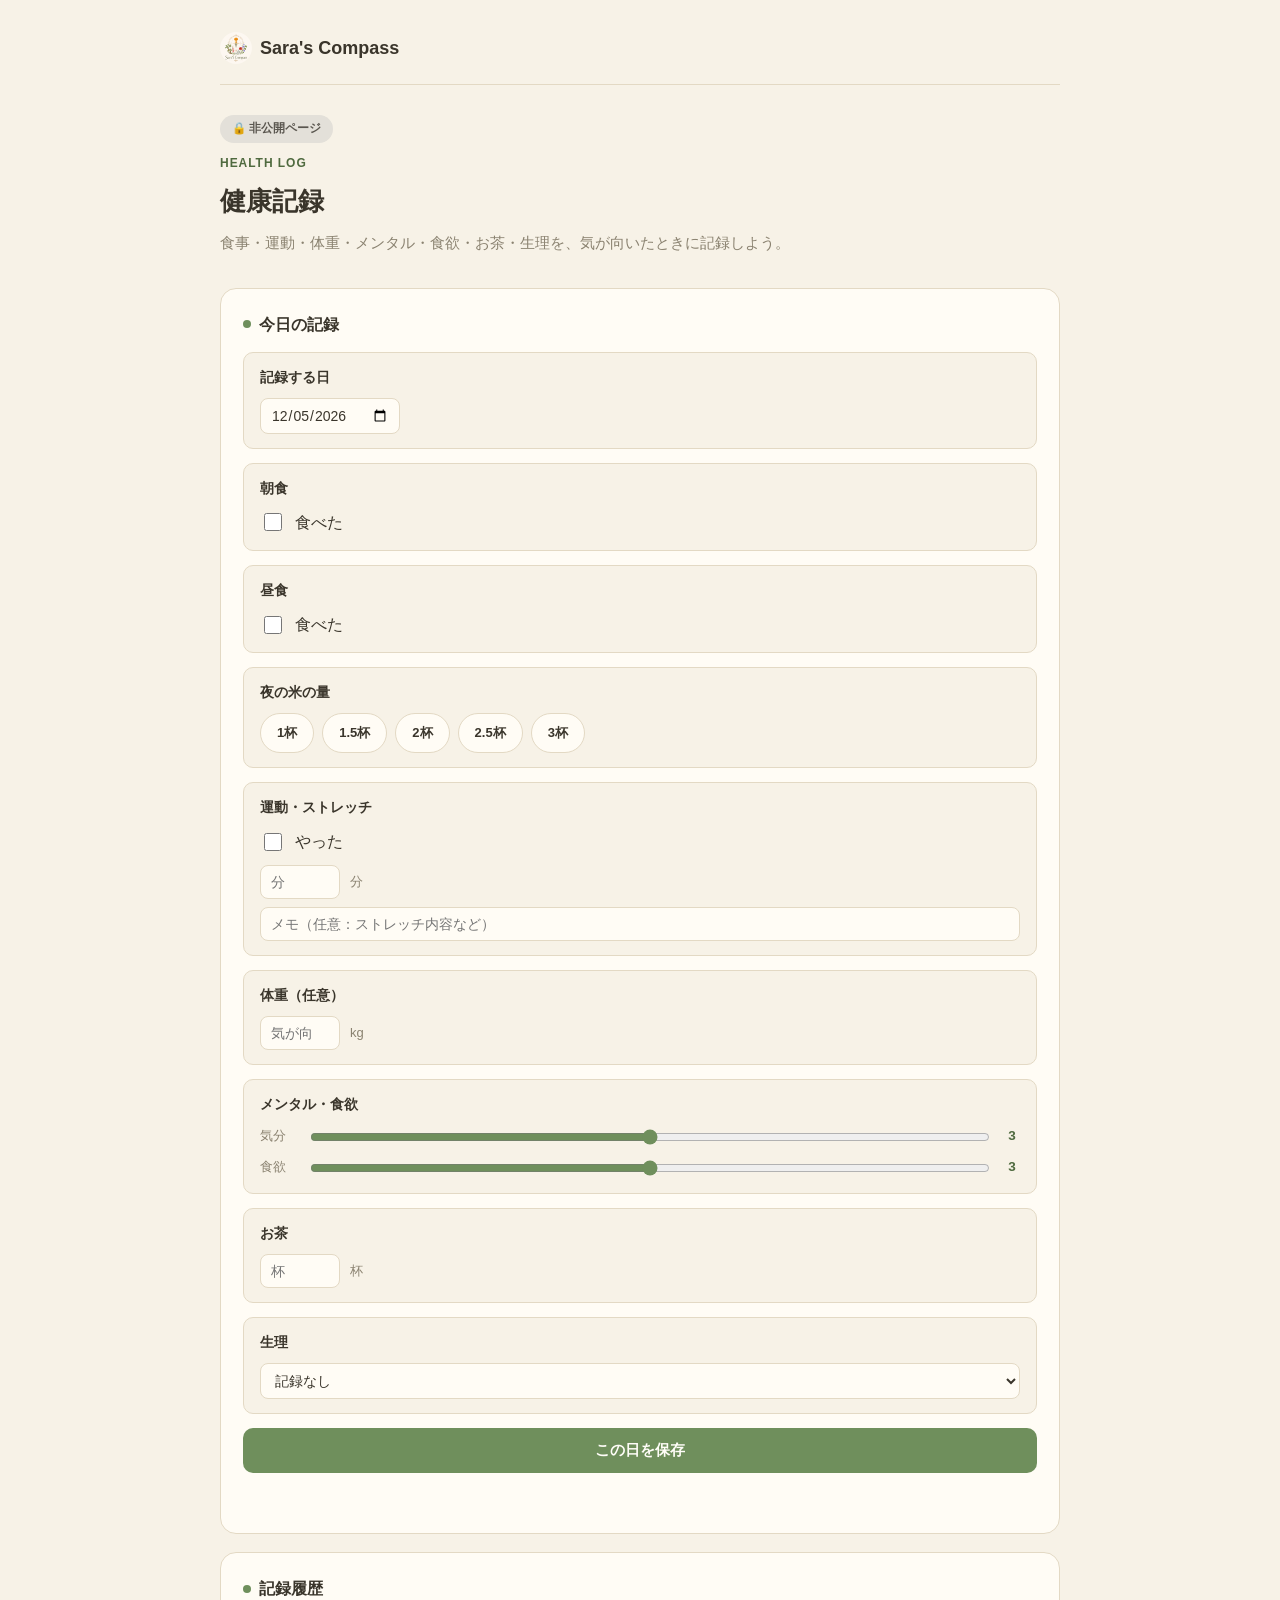
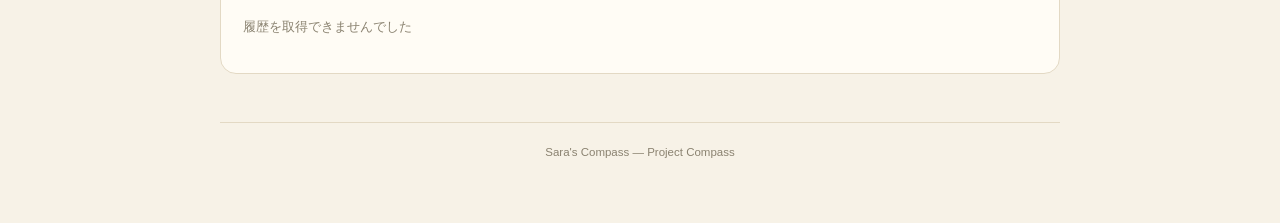
<file: sara-health-9c51f874.html>
<!DOCTYPE html>
<html lang="ja">
<head>
<meta charset="UTF-8">
<meta name="viewport" content="width=device-width, initial-scale=1.0">
<title>健康記録（非公開） | Sara's Compass</title>
<meta name="robots" content="noindex, nofollow">
<link rel="stylesheet" href="style.css">
<style>
  body { --page-accent: var(--accent-health); --page-accent-soft: var(--accent-health-soft); --page-accent-dark: var(--accent-health-dark); }

  .form-grid { display: flex; flex-direction: column; gap: 14px; }

  .field-block { background: var(--base-bg); border: 1px solid var(--base-border); border-radius: var(--radius-md); padding: 14px 16px; }
  .field-block label.title { display: flex; align-items: center; gap: 8px; font-size: 13.5px; font-weight: 700; margin-bottom: 8px; }

  .toggle-row { display: flex; align-items: center; gap: 10px; cursor: pointer; }
  .toggle-row input[type="checkbox"] { width: 18px; height: 18px; accent-color: var(--page-accent); }

  .inline-row { display: flex; align-items: center; gap: 10px; flex-wrap: wrap; }
  .inline-row input[type="number"] { width: 80px; }
  .inline-row input[type="text"] { flex: 1; min-width: 140px; }

  input[type="text"], input[type="number"], input[type="date"], select {
    border: 1px solid var(--base-border);
    border-radius: 8px;
    padding: 8px 10px;
    font-size: 14px;
    font-family: inherit;
    background: var(--base-bg-card);
    color: var(--ink);
  }
  select { width: 100%; }

  .slider-row { display: flex; align-items: center; gap: 12px; margin-bottom: 8px; }
  .slider-row:last-child { margin-bottom: 0; }
  .slider-row .s-label { font-size: 12.5px; color: var(--ink-soft); min-width: 36px; }
  .slider-row input[type="range"] { flex: 1; accent-color: var(--page-accent); }
  .slider-row .s-out { font-size: 13.5px; font-weight: 800; color: var(--page-accent-dark); min-width: 16px; text-align: center; }

  .submit-btn {
    width: 100%;
    background: var(--page-accent);
    color: #fffdf8;
    border: none;
    border-radius: 10px;
    padding: 13px;
    font-size: 14.5px;
    font-weight: 800;
    cursor: pointer;
    font-family: inherit;
  }
  .submit-btn:disabled { opacity: 0.6; cursor: default; }

  #status-msg { font-size: 12.5px; margin-top: 8px; min-height: 16px; }
  #status-msg.ok { color: var(--accent-health-dark); }
  #status-msg.err { color: #a32d2d; }

  .history-row {
    display: flex; align-items: center; gap: 8px; flex-wrap: wrap;
    border: 1px solid var(--base-border); border-radius: 8px;
    padding: 9px 12px; margin-bottom: 7px; font-size: 12.5px;
  }
  .history-row .h-date { font-weight: 800; min-width: 60px; color: var(--page-accent-dark); }
  .history-row .h-tag { background: var(--page-accent-soft); color: var(--page-accent-dark); border-radius: 999px; padding: 2px 9px; font-size: 11px; }
  #history-list .loading { font-size: 13px; color: var(--ink-soft); }

  .private-badge {
    display: inline-flex;
    align-items: center;
    gap: 6px;
    background: var(--accent-other-soft);
    color: var(--accent-other-dark);
    border-radius: 999px;
    padding: 4px 12px;
    font-size: 11.5px;
    font-weight: 800;
    margin-bottom: 10px;
  }

  .choice-row { display: flex; gap: 8px; flex-wrap: wrap; }
  .choice-btn {
    border: 1.5px solid var(--base-border);
    background: var(--base-bg-card);
    border-radius: 999px;
    padding: 8px 16px;
    font-size: 13px;
    font-weight: 700;
    cursor: pointer;
    color: var(--ink);
    transition: all .15s;
  }
  .choice-btn.selected {
    background: var(--page-accent);
    border-color: var(--page-accent);
    color: white;
  }
</style>
</head>
<body>
<div class="page">

  <header class="site-header">
    <a href="index.html" class="logo"><img src="images/logo-icon.png" alt="">Sara's Compass</a>
  </header>

  <div class="page-hero">
    <span class="private-badge">🔒 非公開ページ</span>
    <div class="eyebrow">HEALTH LOG</div>
    <h1>健康記録</h1>
    <p>食事・運動・体重・メンタル・食欲・お茶・生理を、気が向いたときに記録しよう。</p>
  </div>

  <div class="card">
    <h2>今日の記録</h2>
    <form id="health-form" class="form-grid">

      <div class="field-block">
        <label class="title">記録する日</label>
        <input type="date" id="date-input" required>
      </div>

      <div class="field-block">
        <label class="title">朝食</label>
        <label class="toggle-row">
          <input type="checkbox" id="breakfast">
          <span>食べた</span>
        </label>
      </div>

      <div class="field-block">
        <label class="title">昼食</label>
        <label class="toggle-row">
          <input type="checkbox" id="lunch">
          <span>食べた</span>
        </label>
      </div>

      <div class="field-block">
        <label class="title">夜の米の量</label>
        <div class="choice-row" id="rice-choice">
          <div class="choice-btn" data-value="1">1杯</div>
          <div class="choice-btn" data-value="1.5">1.5杯</div>
          <div class="choice-btn" data-value="2">2杯</div>
          <div class="choice-btn" data-value="2.5">2.5杯</div>
          <div class="choice-btn" data-value="3">3杯</div>
        </div>
      </div>

      <div class="field-block">
        <label class="title">運動・ストレッチ</label>
        <label class="toggle-row" style="margin-bottom: 10px;">
          <input type="checkbox" id="exercise-did">
          <span>やった</span>
        </label>
        <div class="inline-row">
          <input type="number" id="exercise-min" placeholder="分" min="0" max="180">
          <span style="font-size:13px; color:var(--ink-soft);">分</span>
        </div>
        <input type="text" id="exercise-memo" placeholder="メモ（任意：ストレッチ内容など）" style="width:100%; margin-top:8px;">
      </div>

      <div class="field-block">
        <label class="title">体重（任意）</label>
        <div class="inline-row">
          <input type="number" id="weight" placeholder="気が向いたときだけ" step="0.1" min="30" max="150">
          <span style="font-size:13px; color:var(--ink-soft);">kg</span>
        </div>
      </div>

      <div class="field-block">
        <label class="title">メンタル・食欲</label>
        <div class="slider-row">
          <span class="s-label">気分</span>
          <input type="range" id="mood" min="1" max="5" value="3" step="1">
          <span class="s-out" id="mood-out">3</span>
        </div>
        <div class="slider-row">
          <span class="s-label">食欲</span>
          <input type="range" id="appetite" min="1" max="5" value="3" step="1">
          <span class="s-out" id="appetite-out">3</span>
        </div>
      </div>

      <div class="field-block">
        <label class="title">お茶</label>
        <div class="inline-row">
          <input type="number" id="tea" placeholder="杯" min="0" max="15">
          <span style="font-size:13px; color:var(--ink-soft);">杯</span>
        </div>
      </div>

      <div class="field-block">
        <label class="title">生理</label>
        <select id="period">
          <option value="">記録なし</option>
          <option value="start">開始日</option>
          <option value="ongoing">生理中</option>
          <option value="end">終了日</option>
          <option value="pms">PMS（生理前の不調）</option>
        </select>
      </div>

      <button type="submit" class="submit-btn" id="submit-btn">この日を保存</button>
      <div id="status-msg"></div>
    </form>
  </div>

  <div class="card">
    <h2>記録履歴</h2>
    <div id="history-list"><p class="loading">読み込み中…</p></div>
  </div>

  <footer class="site-footer">
    Sara's Compass — Project Compass
  </footer>

</div>

<script>
  const GAS_URL = 'https://script.google.com/macros/s/AKfycbxcG5koxkbuJ7c44aPmVAe-jpXJXW8dsl4aot_tIniA7-Nc7GJm3r-AOQHyXrndb4Mv/exec';

  const $ = id => document.getElementById(id);

  function todayStr() {
    const d = new Date();
    const tz = d.getTimezoneOffset() * 60000;
    return new Date(d - tz).toISOString().slice(0, 10);
  }

  $('date-input').value = todayStr();
  $('mood').addEventListener('input', () => $('mood-out').textContent = $('mood').value);
  $('appetite').addEventListener('input', () => $('appetite-out').textContent = $('appetite').value);

  let selectedRice = '';
  document.querySelectorAll('#rice-choice .choice-btn').forEach(btn => {
    btn.addEventListener('click', () => {
      const isAlreadySelected = btn.classList.contains('selected');
      document.querySelectorAll('#rice-choice .choice-btn').forEach(b => b.classList.remove('selected'));
      if (isAlreadySelected) {
        selectedRice = ''; // もう一度押すと選択解除（任意項目のため）
      } else {
        btn.classList.add('selected');
        selectedRice = btn.dataset.value;
      }
    });
  });

  function periodLabel(p) {
    if (p === 'start') return '生理開始';
    if (p === 'ongoing') return '生理中';
    if (p === 'end') return '生理終了';
    if (p === 'pms') return 'PMS';
    return '';
  }

  function dateLabel(d) {
    if (!d) return '';
    const md = new Date(String(d).slice(0, 10) + 'T00:00:00');
    if (isNaN(md.getTime())) return String(d);
    return (md.getMonth() + 1) + '/' + md.getDate();
  }

  $('health-form').addEventListener('submit', async function (e) {
    e.preventDefault();
    const btn = $('submit-btn');
    const statusEl = $('status-msg');
    btn.disabled = true;
    statusEl.textContent = '送信中…';
    statusEl.className = '';

    const params = new URLSearchParams({
      date: $('date-input').value,
      breakfast: $('breakfast').checked ? 'true' : 'false',
      lunch: $('lunch').checked ? 'true' : 'false',
      rice_amount: selectedRice,
      exercise_did: $('exercise-did').checked ? 'true' : 'false',
      exercise_min: $('exercise-min').value || '',
      exercise_memo: $('exercise-memo').value || '',
      weight: $('weight').value || '',
      mood: $('mood').value,
      appetite: $('appetite').value,
      tea: $('tea').value || '',
      period: $('period').value || ''
    });

    try {
      const res = await fetch(GAS_URL, { method: 'POST', body: params });
      const text = await res.text();
      statusEl.textContent = '保存しました';
      statusEl.className = 'ok';
      loadHistory();
    } catch (err) {
      statusEl.textContent = '保存に失敗しました。もう一度試してね';
      statusEl.className = 'err';
    } finally {
      btn.disabled = false;
    }
  });

  async function loadHistory() {
    const listEl = $('history-list');
    listEl.innerHTML = '<p class="loading">読み込み中…</p>';
    try {
      const res = await fetch(GAS_URL);
      const rows = await res.json();
      if (!rows || rows.length === 0) {
        listEl.innerHTML = '<p class="loading">まだ記録がありません</p>';
        return;
      }
      const sorted = rows.slice().reverse().slice(0, 31);
      listEl.innerHTML = sorted.map(r => {
        const tags = [];
        if (r.breakfast === true || r.breakfast === 'TRUE') tags.push('朝食○');
        if (r.lunch === true || r.lunch === 'TRUE') tags.push('昼食○');
        if (r.rice_amount) tags.push('夜の米' + r.rice_amount + '杯');
        if (r.exercise_did === true || r.exercise_did === 'TRUE') {
          tags.push('運動' + (r.exercise_min ? ' ' + r.exercise_min + '分' : ''));
        }
        if (r.weight) tags.push(r.weight + 'kg');
        if (r.mood) tags.push('気分' + r.mood);
        if (r.appetite) tags.push('食欲' + r.appetite);
        if (r.tea) tags.push('お茶' + r.tea + '杯');
        if (r.period) tags.push(periodLabel(r.period));
        const tagHtml = tags.map(t => '<span class="h-tag">' + t + '</span>').join('');
        return '<div class="history-row"><span class="h-date">' + dateLabel(r.date) + '</span>' + tagHtml + '</div>';
      }).join('');
    } catch (err) {
      listEl.innerHTML = '<p class="loading">履歴を取得できませんでした</p>';
    }
  }

  loadHistory();
</script>
</body>
</html>
</file>
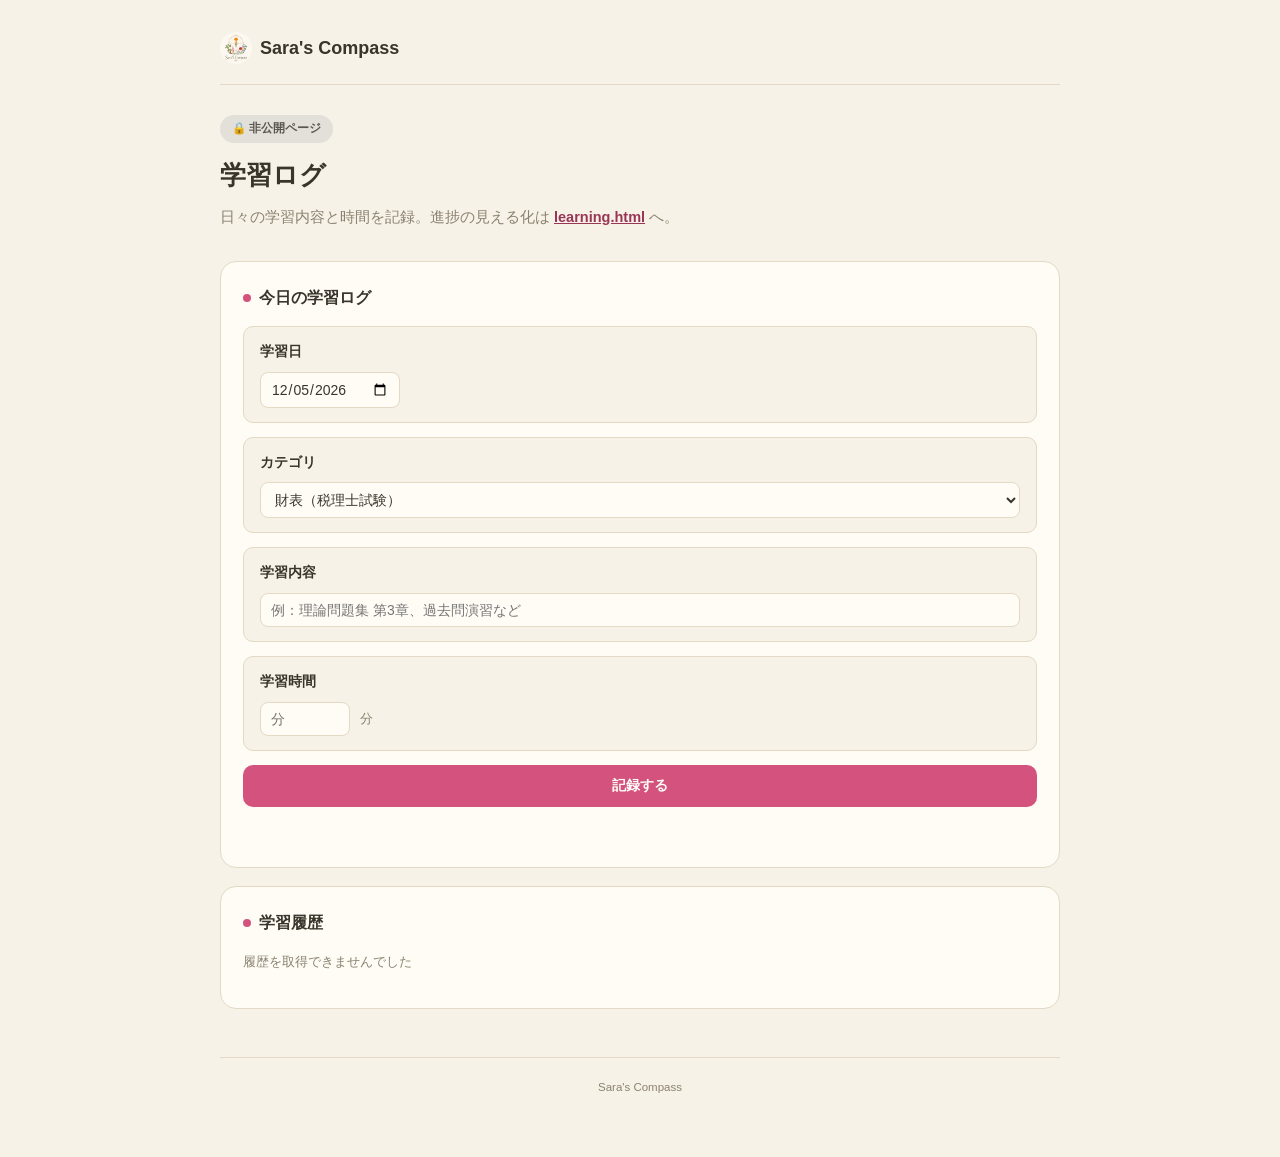
<file: sara-studylog-9c51f874.html>
<!DOCTYPE html>
<html lang="ja">
<head>
<meta charset="UTF-8">
<meta name="viewport" content="width=device-width, initial-scale=1.0">
<title>学習ログ（非公開） | Sara's Compass</title>
<meta name="robots" content="noindex, nofollow">
<link rel="stylesheet" href="style.css">
<style>
  body { --page-accent: var(--accent-study); --page-accent-soft: var(--accent-study-soft); --page-accent-dark: var(--accent-study-dark); }

  .private-badge {
    display: inline-flex;
    align-items: center;
    gap: 6px;
    background: var(--accent-other-soft);
    color: var(--accent-other-dark);
    border-radius: 999px;
    padding: 4px 12px;
    font-size: 11.5px;
    font-weight: 800;
    margin-bottom: 10px;
  }

  .form-grid { display: flex; flex-direction: column; gap: 14px; }
  .field-block { background: var(--base-bg); border: 1px solid var(--base-border); border-radius: var(--radius-md); padding: 14px 16px; }
  .field-block label.title { display: block; font-size: 13.5px; font-weight: 700; margin-bottom: 8px; }

  input[type="text"], input[type="number"], input[type="date"], select {
    border: 1px solid var(--base-border);
    border-radius: 8px;
    padding: 8px 10px;
    font-size: 14px;
    font-family: inherit;
    background: var(--base-bg-card);
    color: var(--ink);
  }
  select { width: 100%; }
  input[type="text"] { width: 100%; }

  .inline-row { display: flex; align-items: center; gap: 10px; }
  .inline-row input[type="number"] { width: 90px; }

  .submit-btn {
    width: 100%;
    background: var(--page-accent);
    color: #fffdf8;
    border: none;
    border-radius: 10px;
    padding: 12px;
    font-size: 14px;
    font-weight: 800;
    cursor: pointer;
    font-family: inherit;
  }
  .submit-btn:disabled { opacity: 0.6; cursor: default; }

  #log-status { font-size: 12.5px; margin-top: 8px; min-height: 16px; }
  #log-status.ok { color: var(--accent-study-dark); }
  #log-status.err { color: #a32d2d; }

  .history-row {
    display: flex; align-items: center; gap: 8px; flex-wrap: wrap;
    border: 1px solid var(--base-border); border-radius: 8px;
    padding: 9px 12px; margin-bottom: 7px; font-size: 12.5px;
  }
  .history-row .h-date { font-weight: 800; min-width: 50px; color: var(--page-accent-dark); }
  .history-row .h-tag { background: var(--page-accent-soft); color: var(--page-accent-dark); border-radius: 999px; padding: 2px 9px; font-size: 11px; }
  .history-row .h-content { color: var(--ink); flex: 1; min-width: 120px; }
  #history-list .loading { font-size: 13px; color: var(--ink-soft); }
</style>
</head>
<body>
<div class="page">

  <header class="site-header">
    <a href="index.html" class="logo"><img src="images/logo-icon.png" alt="">Sara's Compass</a>
  </header>

  <div class="page-hero">
    <span class="private-badge">🔒 非公開ページ</span>
    <h1>学習ログ</h1>
    <p>日々の学習内容と時間を記録。進捗の見える化は <a href="learning.html" style="color:var(--page-accent-dark); font-weight:700;">learning.html</a> へ。</p>
  </div>

  <div class="card">
    <h2>今日の学習ログ</h2>
    <form id="log-form" class="form-grid">
      <div class="field-block">
        <label class="title">学習日</label>
        <input type="date" id="log-date" required>
      </div>
      <div class="field-block">
        <label class="title">カテゴリ</label>
        <select id="log-category">
          <option value="財表">財表（税理士試験）</option>
          <option value="近大">近大通信</option>
          <option value="産能大">産能大</option>
          <option value="その他">その他</option>
        </select>
      </div>
      <div class="field-block">
        <label class="title">学習内容</label>
        <input type="text" id="log-content" placeholder="例：理論問題集 第3章、過去問演習など">
      </div>
      <div class="field-block">
        <label class="title">学習時間</label>
        <div class="inline-row">
          <input type="number" id="log-minutes" placeholder="分" min="0" max="600">
          <span style="font-size:13px; color:var(--ink-soft);">分</span>
        </div>
      </div>
      <button type="submit" class="submit-btn" id="log-submit-btn">記録する</button>
      <div id="log-status"></div>
    </form>
  </div>

  <div class="card">
    <h2>学習履歴</h2>
    <div id="history-list"><p class="loading">読み込み中…</p></div>
  </div>

  <footer class="site-footer">
    Sara's Compass
  </footer>

</div>

<script>
  const GAS_URL = 'https://script.google.com/macros/s/AKfycbwaZx_bNjdmJnyV2wSdmSrdyR-SYGlVUEMKDazAEW4oGb7INTFfntMZIomzItU-MBJvTQ/exec';

  const $ = id => document.getElementById(id);

  function todayStr() {
    const d = new Date();
    const tz = d.getTimezoneOffset() * 60000;
    return new Date(d - tz).toISOString().slice(0, 10);
  }

  $('log-date').value = todayStr();

  function dateLabel(d) {
    if (!d) return '';
    const md = new Date(String(d).slice(0, 10) + 'T00:00:00');
    if (isNaN(md.getTime())) return String(d);
    return (md.getMonth() + 1) + '/' + md.getDate();
  }

  $('log-form').addEventListener('submit', async function (e) {
    e.preventDefault();
    const btn = $('log-submit-btn');
    const statusEl = $('log-status');
    btn.disabled = true;
    statusEl.textContent = '送信中…';
    statusEl.className = '';

    const params = new URLSearchParams({
      type: 'log',
      date: $('log-date').value,
      category: $('log-category').value,
      content: $('log-content').value || '',
      minutes: $('log-minutes').value || ''
    });

    try {
      await fetch(GAS_URL, { method: 'POST', body: params });
      statusEl.textContent = '記録しました';
      statusEl.className = 'ok';
      $('log-content').value = '';
      $('log-minutes').value = '';
      loadHistory();
    } catch (err) {
      statusEl.textContent = '記録に失敗しました。もう一度試してね';
      statusEl.className = 'err';
    } finally {
      btn.disabled = false;
    }
  });

  async function loadHistory() {
    const listEl = $('history-list');
    listEl.innerHTML = '<p class="loading">読み込み中…</p>';
    try {
      const res = await fetch(GAS_URL + '?type=log');
      const rows = await res.json();
      if (!rows || rows.length === 0) {
        listEl.innerHTML = '<p class="loading">まだ記録がありません</p>';
        return;
      }
      const sorted = rows.slice().reverse().slice(0, 31);
      listEl.innerHTML = sorted.map(r => {
        const tags = [];
        if (r.category) tags.push(r.category);
        if (r.minutes) tags.push(r.minutes + '分');
        const tagHtml = tags.map(t => '<span class="h-tag">' + t + '</span>').join('');
        return '<div class="history-row"><span class="h-date">' + dateLabel(r.date) + '</span>' + tagHtml +
          (r.content ? '<span class="h-content">' + escapeHtml(String(r.content)) + '</span>' : '') + '</div>';
      }).join('');
    } catch (err) {
      listEl.innerHTML = '<p class="loading">履歴を取得できませんでした</p>';
    }
  }

  function escapeHtml(str) {
    const div = document.createElement('div');
    div.textContent = str;
    return div.innerHTML;
  }

  loadHistory();
</script>
</body>
</html>
</file>
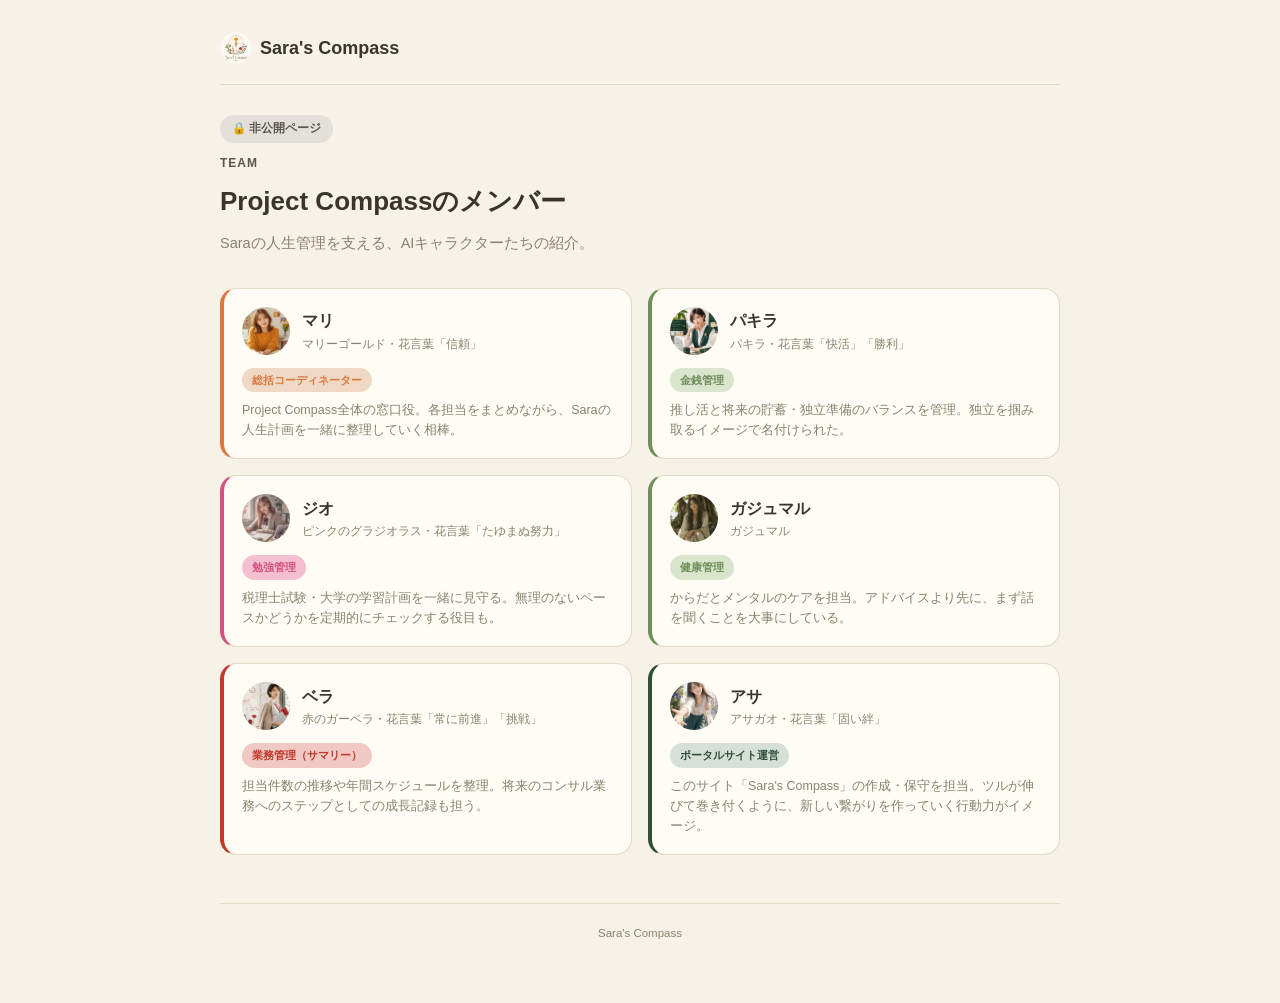
<file: sara-team-9c51f874.html>
<!DOCTYPE html>
<html lang="ja">
<head>
<meta charset="UTF-8">
<meta name="viewport" content="width=device-width, initial-scale=1.0">
<title>メンバー紹介（非公開） | Sara's Compass</title>
<meta name="robots" content="noindex, nofollow">
<link rel="stylesheet" href="style.css">
<style>
  body { --page-accent: var(--accent-other); --page-accent-soft: var(--accent-other-soft); --page-accent-dark: var(--accent-other-dark); }

  .private-badge {
    display: inline-flex;
    align-items: center;
    gap: 6px;
    background: var(--accent-other-soft);
    color: var(--accent-other-dark);
    border-radius: 999px;
    padding: 4px 12px;
    font-size: 11.5px;
    font-weight: 800;
    margin-bottom: 10px;
  }

  .member-grid {
    display: grid;
    grid-template-columns: repeat(2, 1fr);
    gap: 16px;
  }
  @media (max-width: 600px) { .member-grid { grid-template-columns: 1fr; } }

  .member-card {
    background: var(--base-bg-card);
    border: 1px solid var(--base-border);
    border-radius: var(--radius-lg);
    padding: 18px;
    border-left: 4px solid var(--m-color);
  }
  .member-card .m-head {
    display: flex;
    align-items: center;
    gap: 12px;
    margin-bottom: 10px;
  }
  .member-card .m-avatar {
    width: 48px; height: 48px;
    border-radius: 50%;
    background: var(--m-color);
    flex-shrink: 0;
    display: flex; align-items: center; justify-content: center;
    overflow: hidden;
  }
  .member-card .m-avatar img { width: 100%; height: 100%; object-fit: cover; }
  .member-card .m-name { font-size: 16px; font-weight: 800; }
  .member-card .m-flower { font-size: 11.5px; color: var(--ink-soft); }
  .member-card .m-role {
    display: inline-block;
    background: var(--m-soft);
    color: var(--m-color);
    border-radius: 999px;
    padding: 3px 10px;
    font-size: 11px;
    font-weight: 700;
    margin-bottom: 8px;
  }
  .member-card .m-desc {
    font-size: 12.5px;
    color: var(--ink-soft);
    line-height: 1.6;
  }
</style>
</head>
<body>
<div class="page">

  <header class="site-header">
    <a href="index.html" class="logo"><img src="images/logo-icon.png" alt="">Sara's Compass</a>
  </header>

  <div class="page-hero">
    <span class="private-badge">🔒 非公開ページ</span>
    <div class="eyebrow">TEAM</div>
    <h1>Project Compassのメンバー</h1>
    <p>Saraの人生管理を支える、AIキャラクターたちの紹介。</p>
  </div>

  <div class="member-grid">

    <div class="member-card" style="--m-color: var(--accent-top); --m-soft: var(--accent-top-soft);">
      <div class="m-head">
        <div class="m-avatar"><img src="images/mari.jpg" alt="マリ"></div>
        <div>
          <div class="m-name">マリ</div>
          <div class="m-flower">マリーゴールド・花言葉「信頼」</div>
        </div>
      </div>
      <div class="m-role">総括コーディネーター</div>
      <div class="m-desc">Project Compass全体の窓口役。各担当をまとめながら、Saraの人生計画を一緒に整理していく相棒。</div>
    </div>

    <div class="member-card" style="--m-color: var(--accent-health); --m-soft: var(--accent-health-soft);">
      <div class="m-head">
        <div class="m-avatar"><img src="images/pakira.jpg" alt="パキラ"></div>
        <div>
          <div class="m-name">パキラ</div>
          <div class="m-flower">パキラ・花言葉「快活」「勝利」</div>
        </div>
      </div>
      <div class="m-role">金銭管理</div>
      <div class="m-desc">推し活と将来の貯蓄・独立準備のバランスを管理。独立を掴み取るイメージで名付けられた。</div>
    </div>

    <div class="member-card" style="--m-color: var(--accent-study); --m-soft: var(--accent-study-soft);">
      <div class="m-head">
        <div class="m-avatar"><img src="images/geo.jpg" alt="ジオ"></div>
        <div>
          <div class="m-name">ジオ</div>
          <div class="m-flower">ピンクのグラジオラス・花言葉「たゆまぬ努力」</div>
        </div>
      </div>
      <div class="m-role">勉強管理</div>
      <div class="m-desc">税理士試験・大学の学習計画を一緒に見守る。無理のないペースかどうかを定期的にチェックする役目も。</div>
    </div>

    <div class="member-card" style="--m-color: #6f8f5c; --m-soft: #d9e5cd;">
      <div class="m-head">
        <div class="m-avatar"><img src="images/gajumaru.jpg" alt="ガジュマル"></div>
        <div>
          <div class="m-name">ガジュマル</div>
          <div class="m-flower">ガジュマル</div>
        </div>
      </div>
      <div class="m-role">健康管理</div>
      <div class="m-desc">からだとメンタルのケアを担当。アドバイスより先に、まず話を聞くことを大事にしている。</div>
    </div>

    <div class="member-card" style="--m-color: #c0392b; --m-soft: #f0c9c4;">
      <div class="m-head">
        <div class="m-avatar"><img src="images/gerbera.jpg" alt="ガーベラ"></div>
        <div>
          <div class="m-name">ベラ</div>
          <div class="m-flower">赤のガーベラ・花言葉「常に前進」「挑戦」</div>
        </div>
      </div>
      <div class="m-role">業務管理（サマリー）</div>
      <div class="m-desc">担当件数の推移や年間スケジュールを整理。将来のコンサル業務へのステップとしての成長記録も担う。</div>
    </div>

    <div class="member-card" style="--m-color: var(--accent-blog); --m-soft: var(--accent-blog-soft);">
      <div class="m-head">
        <div class="m-avatar"><img src="images/asagao.jpg" alt="アサガオ"></div>
        <div>
          <div class="m-name">アサ</div>
          <div class="m-flower">アサガオ・花言葉「固い絆」</div>
        </div>
      </div>
      <div class="m-role">ポータルサイト運営</div>
      <div class="m-desc">このサイト「Sara's Compass」の作成・保守を担当。ツルが伸びて巻き付くように、新しい繋がりを作っていく行動力がイメージ。</div>
    </div>

  </div>

  <footer class="site-footer">
    Sara's Compass
  </footer>

</div>
</body>
</html>
</file>
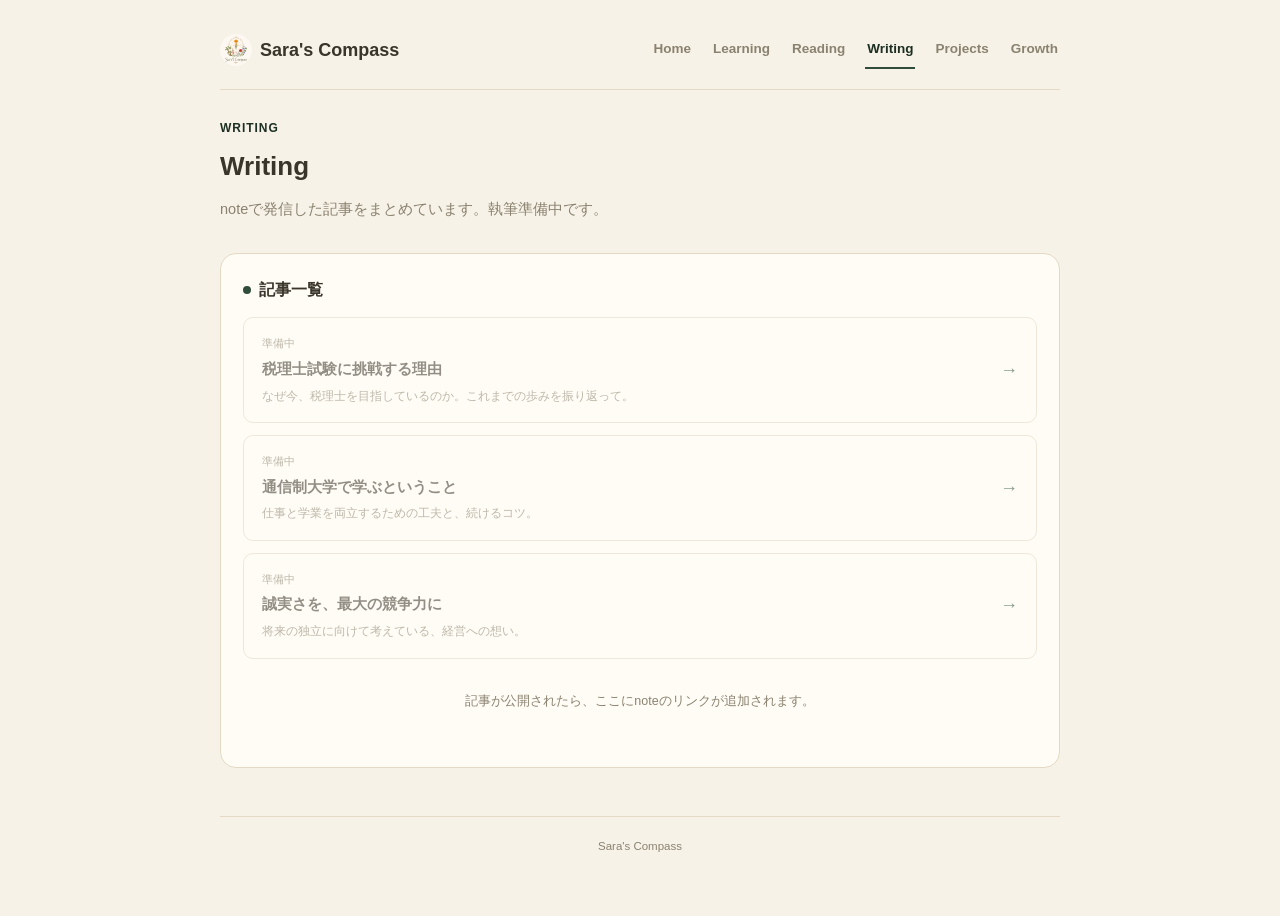
<file: writing.html>
<!DOCTYPE html>
<html lang="ja">
<head>
<meta charset="UTF-8">
<meta name="viewport" content="width=device-width, initial-scale=1.0">
<title>Writing | Sara's Compass</title>
<link rel="stylesheet" href="style.css">
<style>
  body { --page-accent: var(--accent-blog); --page-accent-soft: var(--accent-blog-soft); --page-accent-dark: var(--accent-blog-dark); }

  .article-list { display: flex; flex-direction: column; gap: 12px; }
  .article-card {
    display: flex;
    align-items: center;
    justify-content: space-between;
    gap: 16px;
    background: var(--base-bg-card);
    border: 1px solid var(--base-border);
    border-radius: var(--radius-md);
    padding: 16px 18px;
    text-decoration: none;
    color: var(--ink);
    transition: transform .15s, box-shadow .15s;
  }
  .article-card:hover { transform: translateY(-2px); box-shadow: 0 4px 14px rgba(0,0,0,0.06); }
  .article-card.is-dummy { opacity: 0.55; cursor: default; }
  .article-card.is-dummy:hover { transform: none; box-shadow: none; }

  .ac-left { flex: 1; min-width: 0; }
  .ac-date { font-size: 11px; color: var(--ink-soft); margin-bottom: 4px; }
  .ac-title { font-size: 14.5px; font-weight: 800; margin-bottom: 4px; }
  .ac-desc { font-size: 12px; color: var(--ink-soft); }
  .ac-arrow { font-size: 18px; color: var(--page-accent); flex-shrink: 0; }

  .coming-note {
    text-align: center;
    padding: 20px;
    font-size: 12.5px;
    color: var(--ink-soft);
  }
</style>
</head>
<body>
<div class="page">

  <header class="site-header">
    <a href="index.html" class="logo"><img src="images/logo-icon.png" alt="">Sara's Compass</a>
    <nav>
      <a href="index.html">Home</a>
      <a href="learning.html">Learning</a>
      <a href="reading.html">Reading</a>
      <a href="writing.html" class="active">Writing</a>
      <a href="projects.html">Projects</a>
      <a href="growth.html">Growth</a>
    </nav>
  </header>

  <div class="page-hero">
    <div class="eyebrow">WRITING</div>
    <h1>Writing</h1>
    <p>noteで発信した記事をまとめています。執筆準備中です。</p>
  </div>

  <div class="card">
    <h2>記事一覧</h2>
    <div class="article-list">

      <div class="article-card is-dummy">
        <div class="ac-left">
          <div class="ac-date">準備中</div>
          <div class="ac-title">税理士試験に挑戦する理由</div>
          <div class="ac-desc">なぜ今、税理士を目指しているのか。これまでの歩みを振り返って。</div>
        </div>
        <div class="ac-arrow">→</div>
      </div>

      <div class="article-card is-dummy">
        <div class="ac-left">
          <div class="ac-date">準備中</div>
          <div class="ac-title">通信制大学で学ぶということ</div>
          <div class="ac-desc">仕事と学業を両立するための工夫と、続けるコツ。</div>
        </div>
        <div class="ac-arrow">→</div>
      </div>

      <div class="article-card is-dummy">
        <div class="ac-left">
          <div class="ac-date">準備中</div>
          <div class="ac-title">誠実さを、最大の競争力に</div>
          <div class="ac-desc">将来の独立に向けて考えている、経営への想い。</div>
        </div>
        <div class="ac-arrow">→</div>
      </div>

    </div>
    <p class="coming-note">記事が公開されたら、ここにnoteのリンクが追加されます。</p>
  </div>

  <footer class="site-footer">
    Sara's Compass
  </footer>

</div>
<script src="secret.js"></script>
</body>
</html>
</file>
<file: style.css>
/* ===========================================
   共通スタイルシート
   ベージュベース ＋ ページごとのアクセントカラー
   =========================================== */

:root {
  /* ベース（共通） */
  --base-bg: #f7f2e7;
  --base-bg-card: #fffcf5;
  --base-border: #e3d9c4;
  --ink: #3a352b;
  --ink-soft: #8a8270;

  /* アクセント：トップページ（マリ・オレンジ） */
  --accent-top: #d97a3f;
  --accent-top-soft: #f0d9c4;
  --accent-top-dark: #a85a2a;

  /* アクセント：勉強記録（ジオ・ピンク） */
  --accent-study: #d4537e;
  --accent-study-soft: #f4c0d1;
  --accent-study-dark: #993556;

  /* アクセント：健康記録（ガジュマル・明るい緑） */
  --accent-health: #6f8f5c;
  --accent-health-soft: #d9e5cd;
  --accent-health-dark: #4f6a3f;

  /* アクセント：ブログ（深緑・知的で誠実） */
  --accent-blog: #2f4d3a;
  --accent-blog-soft: #d6e0d8;
  --accent-blog-dark: #1d2f23;

  /* アクセント：その他（グレー） */
  --accent-other: #7a7670;
  --accent-other-soft: #e3e0d9;
  --accent-other-dark: #5a564f;

  /* アクセント：Reading（澄んだ青） */
  --accent-reading: #3a7ca5;
  --accent-reading-soft: #cfe3ee;
  --accent-reading-dark: #265e80;

  /* アクセント：支出推移（ゴールド） */
  --accent-expense: #b8860b;
  --accent-expense-soft: #ecd9a8;
  --accent-expense-dark: #8a6508;

  --radius-md: 10px;
  --radius-lg: 16px;
}

* { box-sizing: border-box; }

body {
  margin: 0;
  font-family: 'Zen Maru Gothic', 'Hiragino Maru Gothic ProN', 'Yu Gothic', sans-serif;
  background: var(--base-bg);
  color: var(--ink);
  line-height: 1.7;
}

.page {
  max-width: 880px;
  margin: 0 auto;
  padding: 32px 20px 60px;
}

/* ヘッダー（全ページ共通の枠、アクセント色だけ変わる） */
.site-header {
  display: flex;
  align-items: center;
  justify-content: space-between;
  padding-bottom: 20px;
  margin-bottom: 28px;
  border-bottom: 1px solid var(--base-border);
}

.site-header .logo {
  font-size: 18px;
  font-weight: 800;
  color: var(--ink);
  text-decoration: none;
  display: flex;
  align-items: center;
  gap: 8px;
}

.site-header .logo img {
  width: 32px;
  height: 32px;
  border-radius: 50%;
  object-fit: cover;
}

.site-header nav {
  display: flex;
  gap: 18px;
}

.site-header nav a {
  font-size: 13.5px;
  font-weight: 700;
  color: var(--ink-soft);
  text-decoration: none;
  padding: 6px 2px;
  border-bottom: 2px solid transparent;
  transition: color .15s, border-color .15s;
}

.site-header nav a:hover {
  color: var(--ink);
}

.site-header nav a.active {
  color: var(--page-accent-dark);
  border-bottom-color: var(--page-accent);
}

/* ページタイトルブロック */
.page-hero {
  margin-bottom: 32px;
}

.page-hero .eyebrow {
  font-size: 12px;
  font-weight: 700;
  letter-spacing: 0.08em;
  color: var(--page-accent-dark);
  margin-bottom: 6px;
}

.page-hero h1 {
  margin: 0 0 8px;
  font-size: 26px;
  font-weight: 800;
  color: var(--ink);
}

.page-hero p {
  margin: 0;
  font-size: 14.5px;
  color: var(--ink-soft);
}

/* カード */
.card {
  background: var(--base-bg-card);
  border: 1px solid var(--base-border);
  border-radius: var(--radius-lg);
  padding: 22px;
  margin-bottom: 18px;
}

.card h2 {
  margin: 0 0 14px;
  font-size: 16px;
  font-weight: 800;
  color: var(--ink);
  display: flex;
  align-items: center;
  gap: 8px;
}

.card h2::before {
  content: '';
  width: 8px;
  height: 8px;
  border-radius: 50%;
  background: var(--page-accent);
  display: inline-block;
}

/* アクセントボタン */
.btn-accent {
  display: inline-flex;
  align-items: center;
  gap: 6px;
  background: var(--page-accent);
  color: #fffdf8;
  border: none;
  border-radius: 999px;
  padding: 10px 20px;
  font-size: 13.5px;
  font-weight: 700;
  text-decoration: none;
  cursor: pointer;
  transition: opacity .15s;
}

.btn-accent:hover { opacity: 0.85; }

/* タグ・チップ */
.tag {
  display: inline-block;
  background: var(--page-accent-soft);
  color: var(--page-accent-dark);
  border-radius: 999px;
  padding: 3px 12px;
  font-size: 11.5px;
  font-weight: 700;
}

/* グリッドカード（トップページのナビカード等） */
.nav-grid {
  display: grid;
  grid-template-columns: repeat(2, 1fr);
  gap: 16px;
}

@media (max-width: 600px) {
  .nav-grid { grid-template-columns: 1fr; }
}

.nav-card {
  display: block;
  background: var(--base-bg-card);
  border: 1px solid var(--base-border);
  border-radius: var(--radius-lg);
  padding: 20px;
  text-decoration: none;
  color: var(--ink);
  transition: transform .15s, box-shadow .15s;
  border-left: 4px solid var(--card-accent, var(--page-accent));
}

.nav-card:hover {
  transform: translateY(-2px);
  box-shadow: 0 4px 14px rgba(0,0,0,0.06);
}

.nav-card .nc-title {
  font-size: 15.5px;
  font-weight: 800;
  margin-bottom: 4px;
}

.nav-card .nc-desc {
  font-size: 12.5px;
  color: var(--ink-soft);
}

footer.site-footer {
  margin-top: 48px;
  padding-top: 20px;
  border-top: 1px solid var(--base-border);
  font-size: 11.5px;
  color: var(--ink-soft);
  text-align: center;
}
</file>
